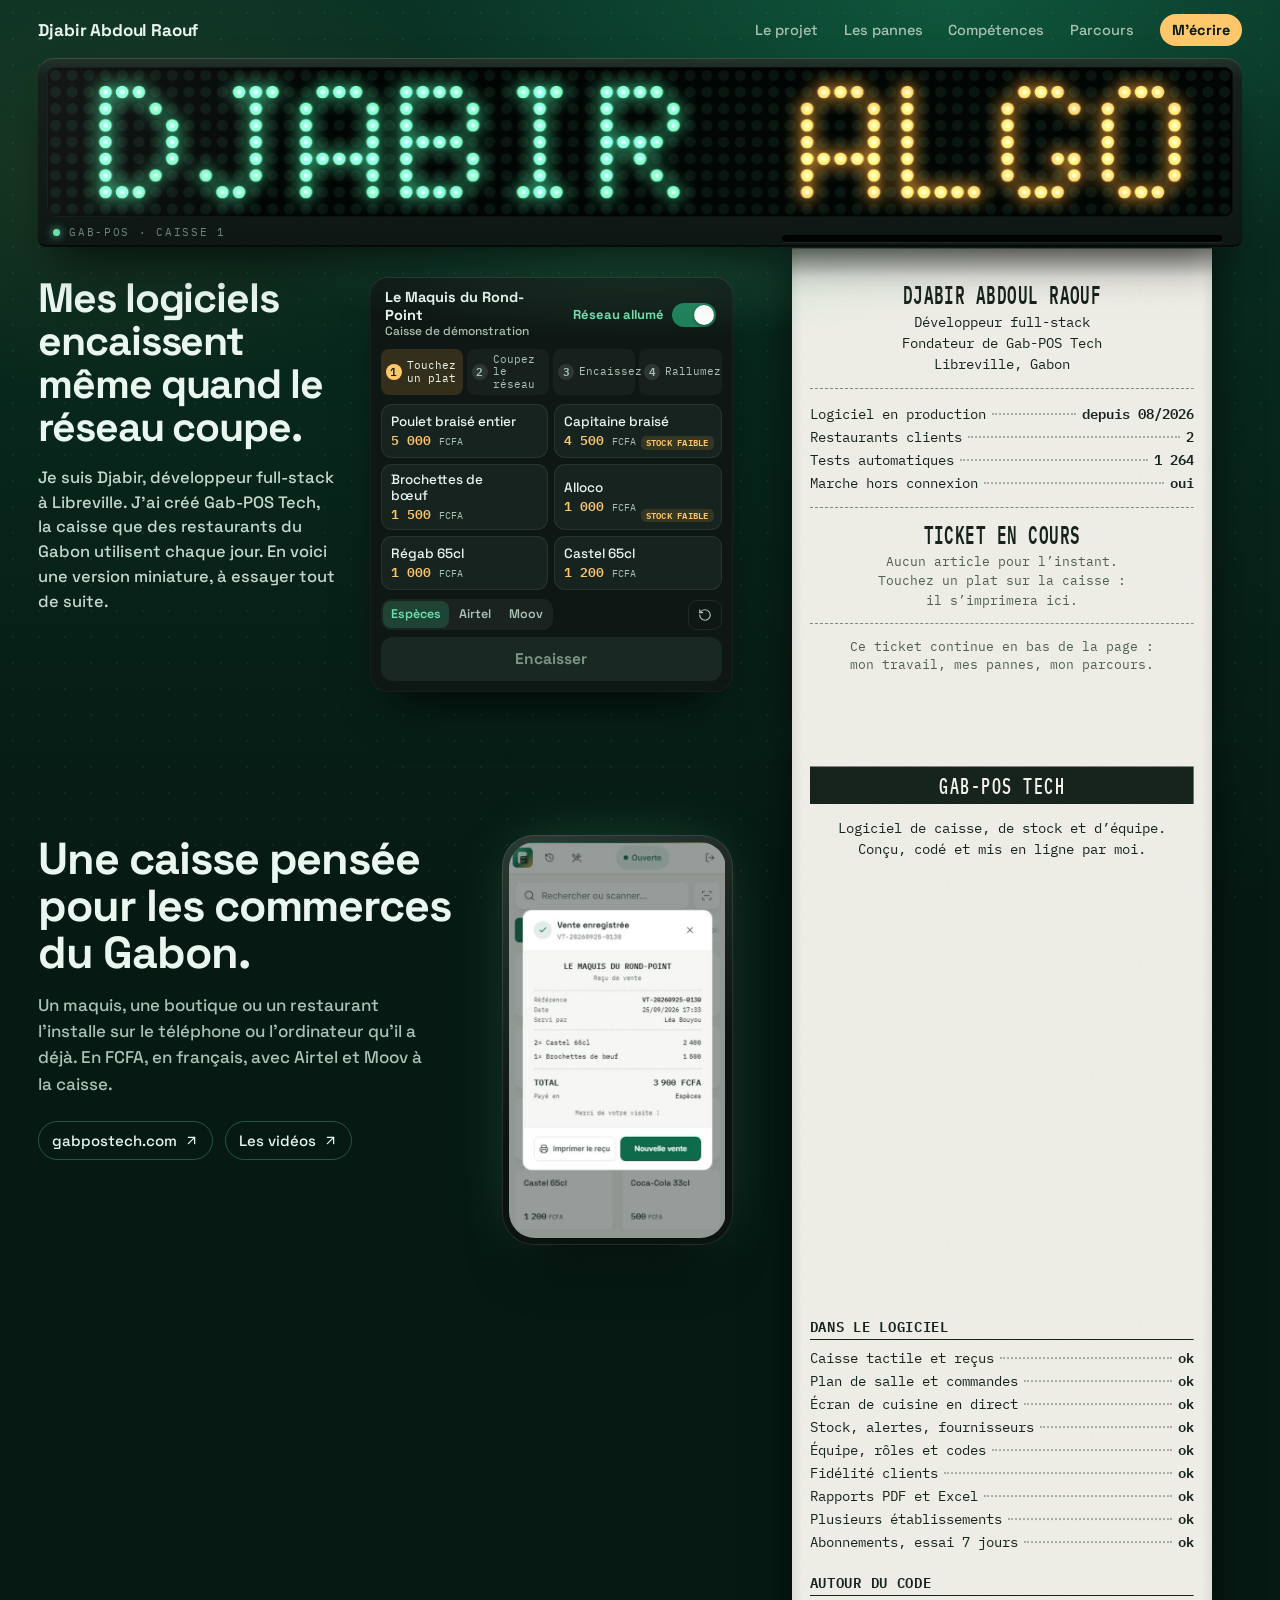
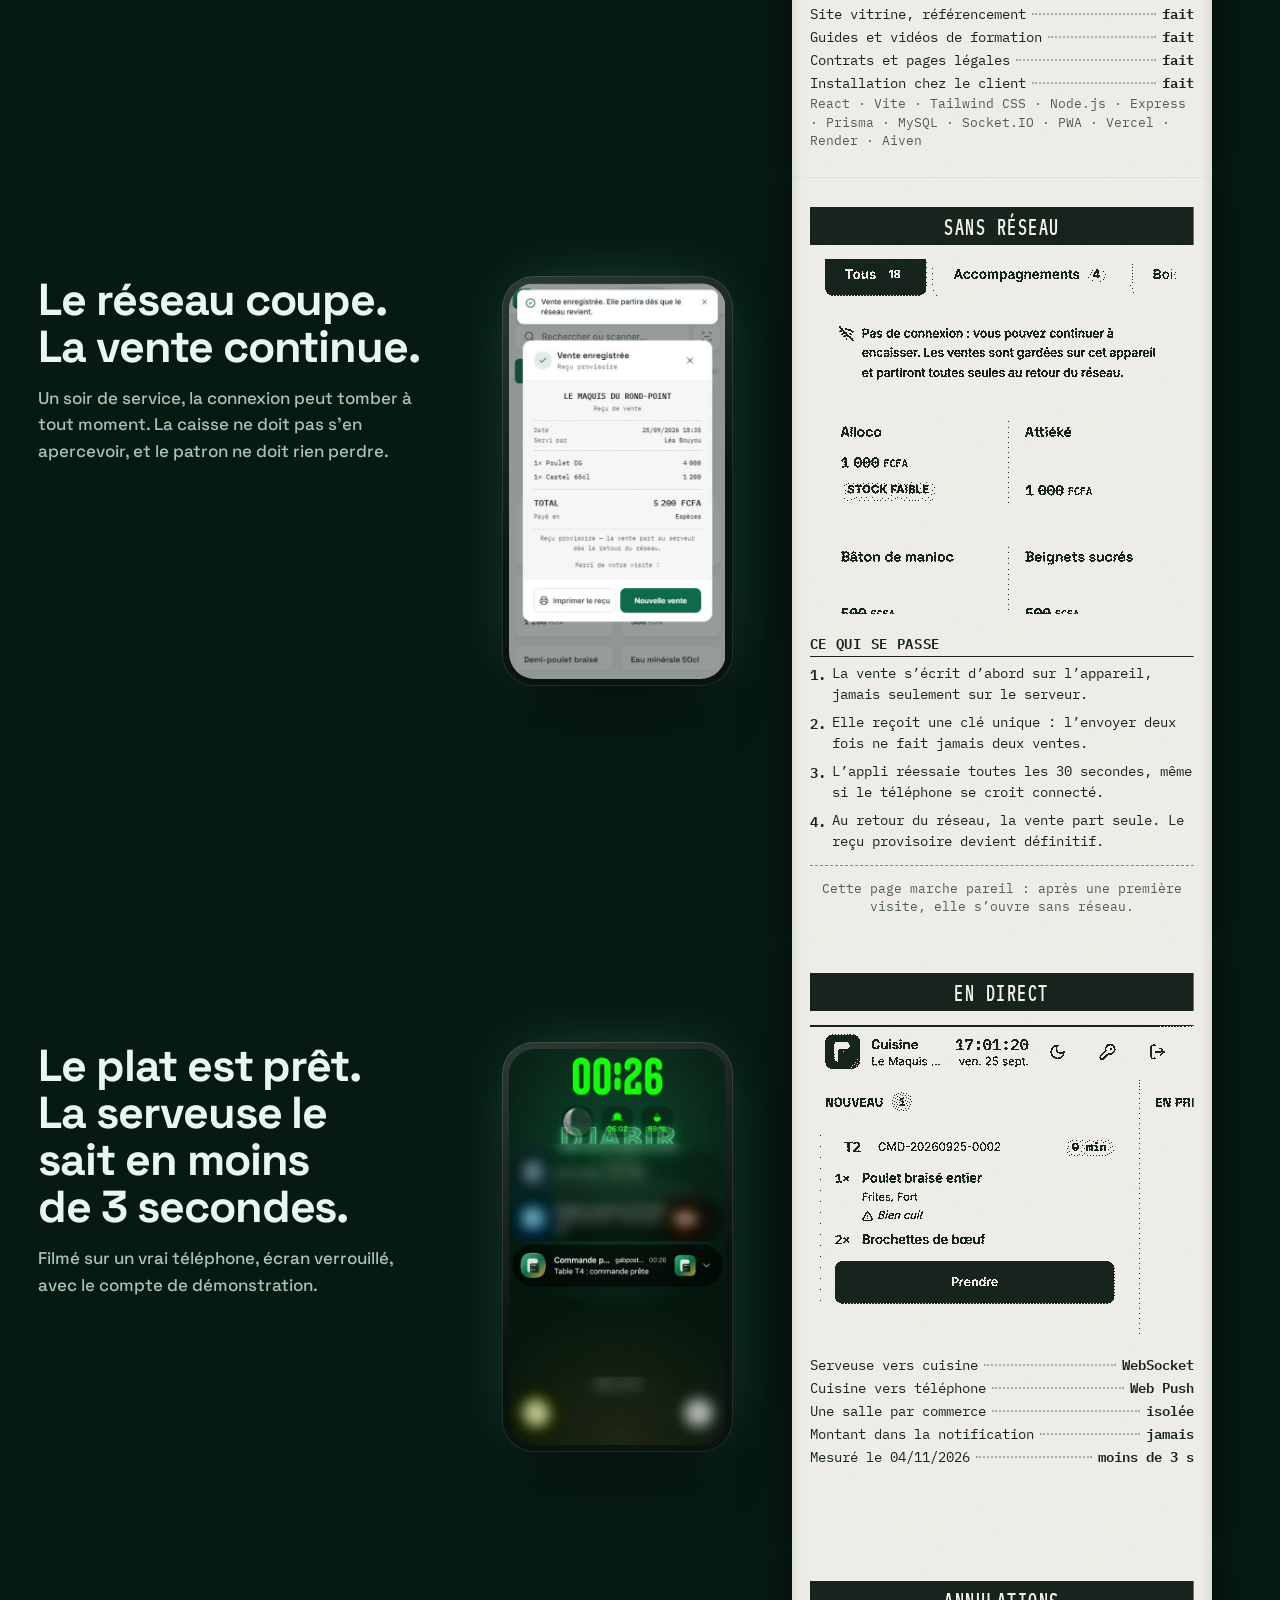
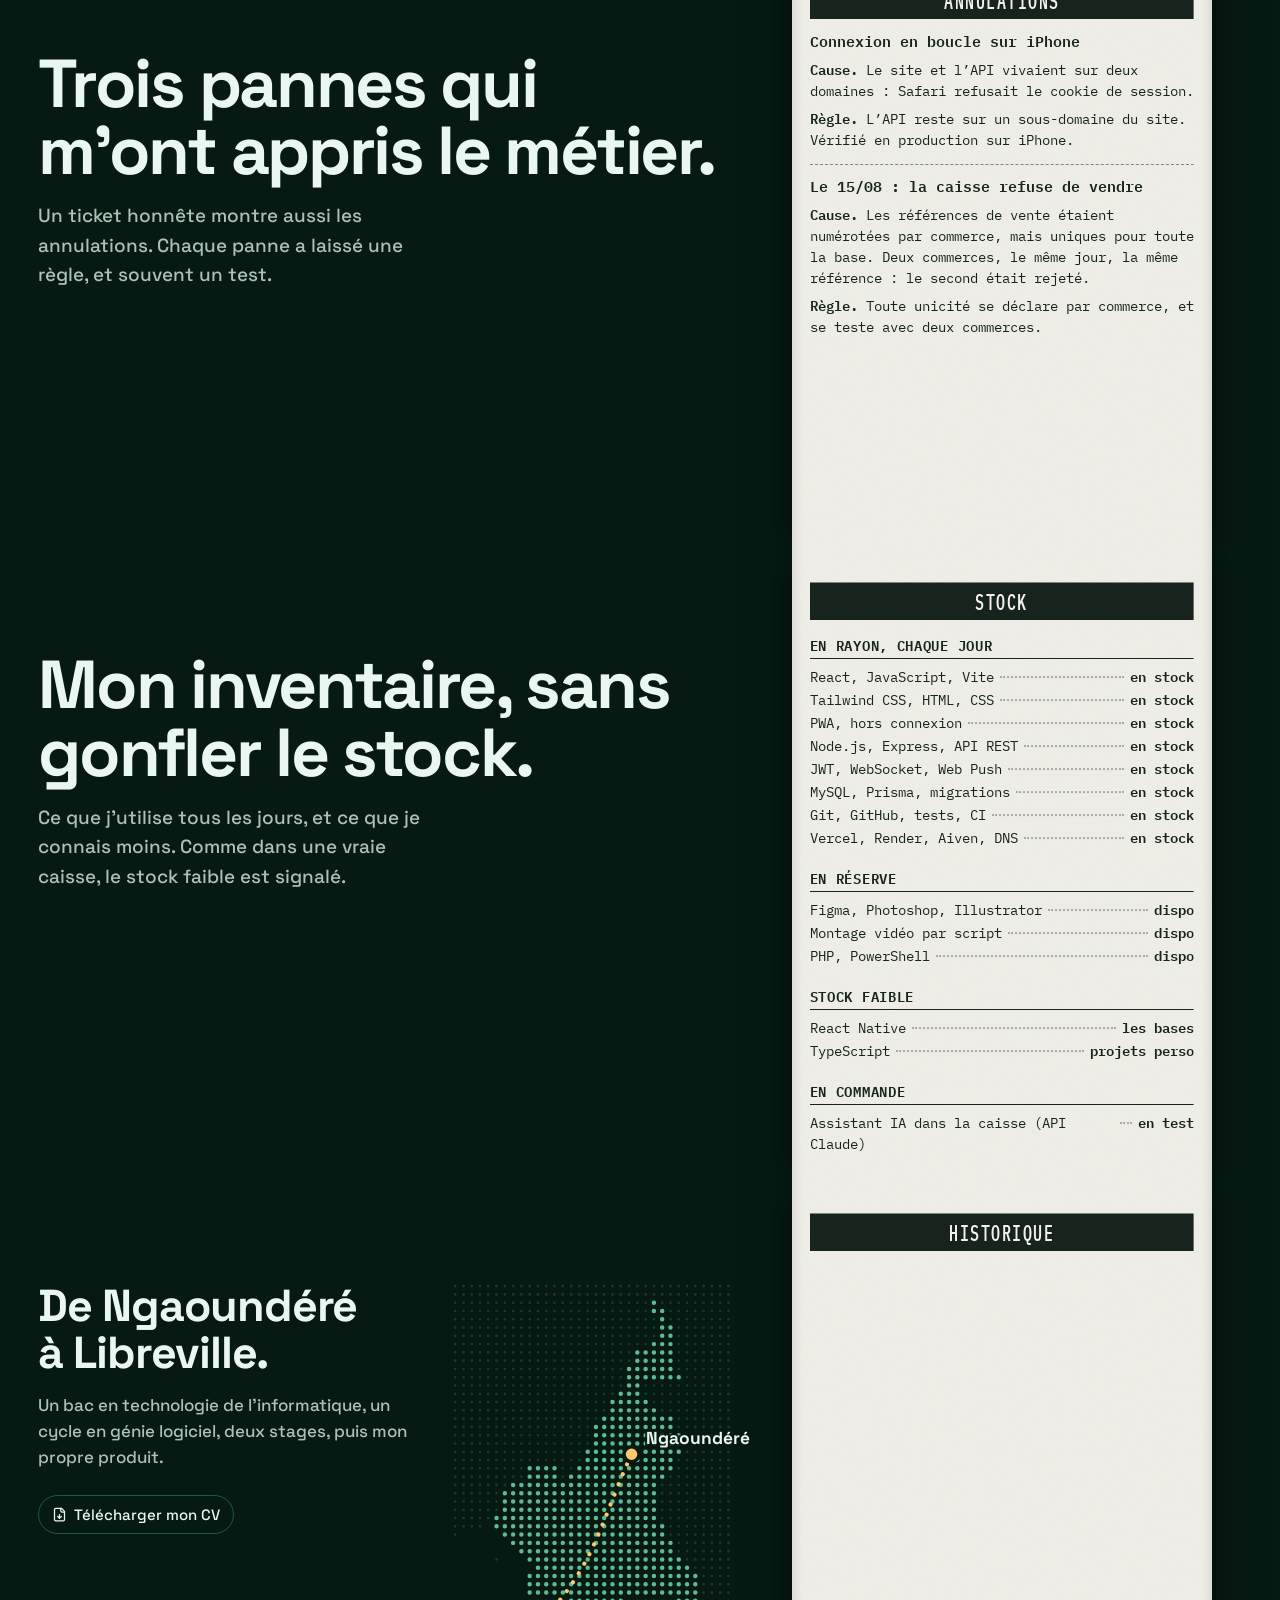
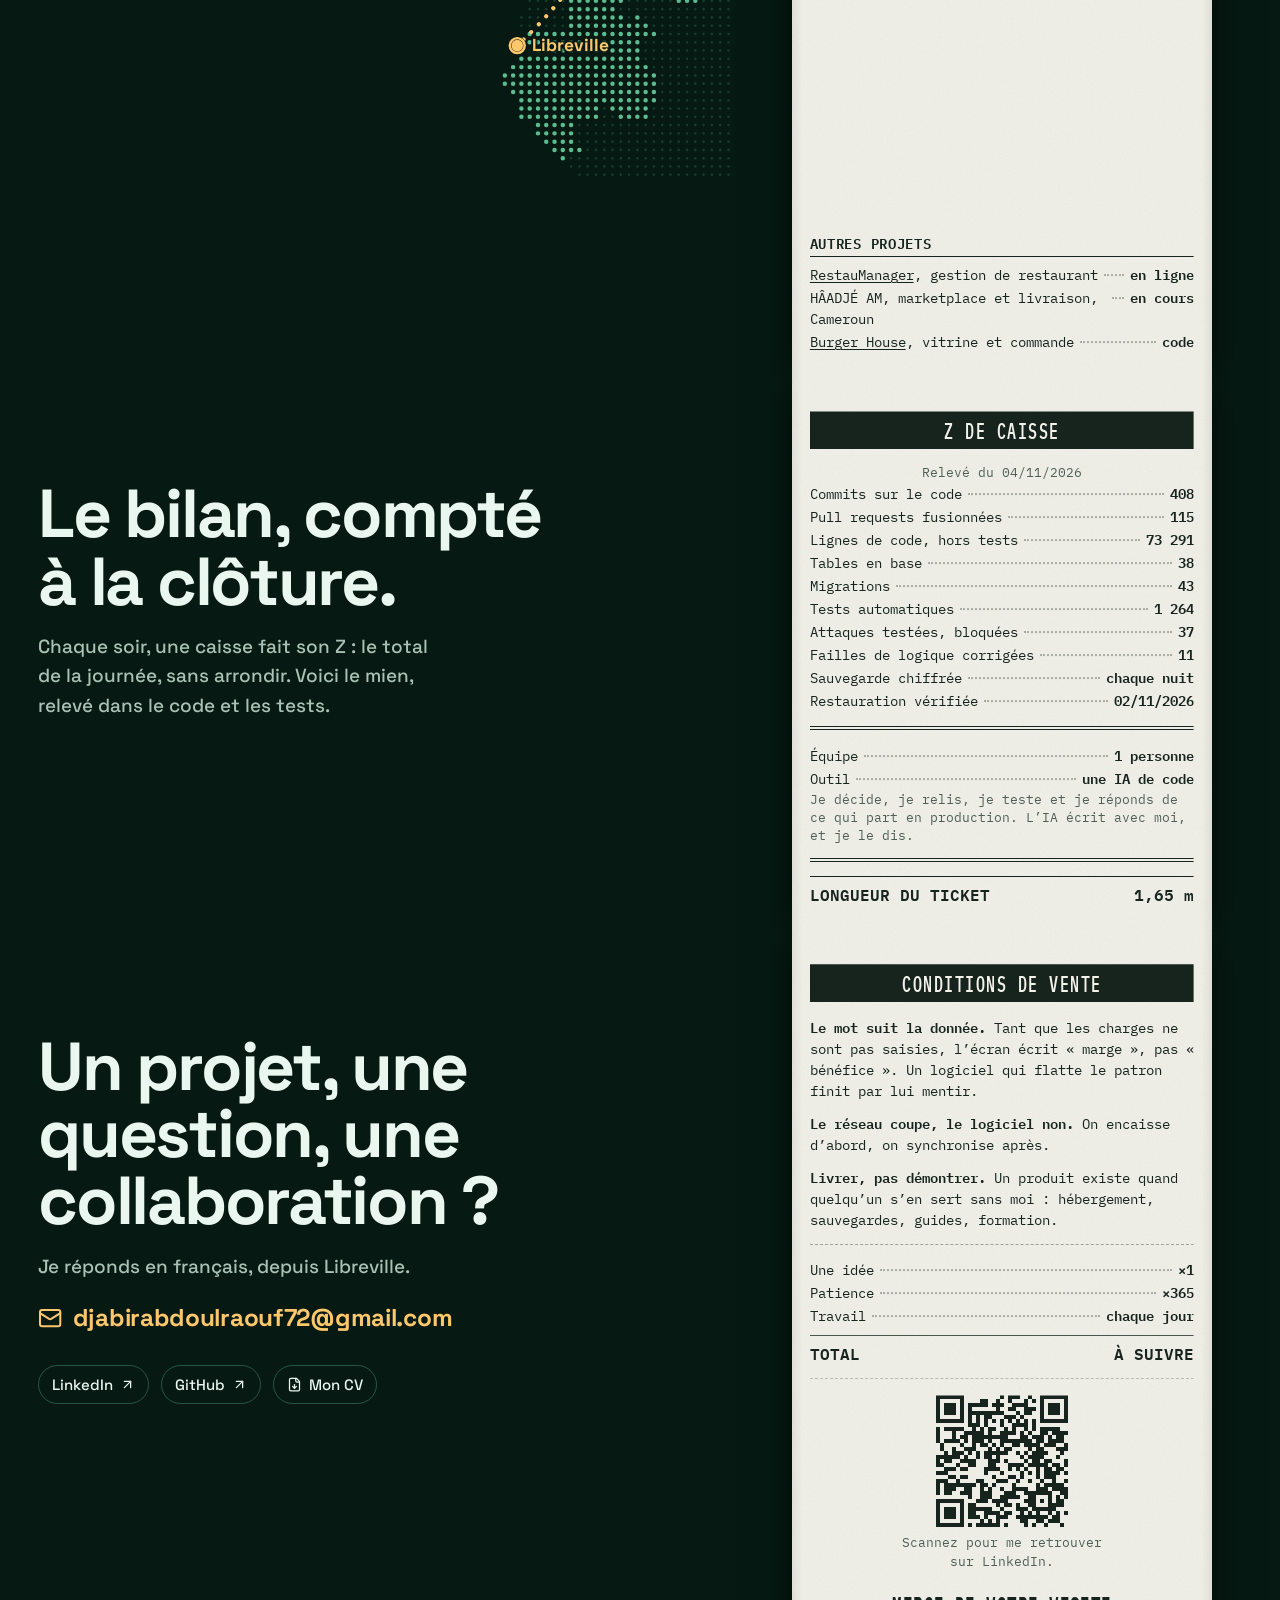
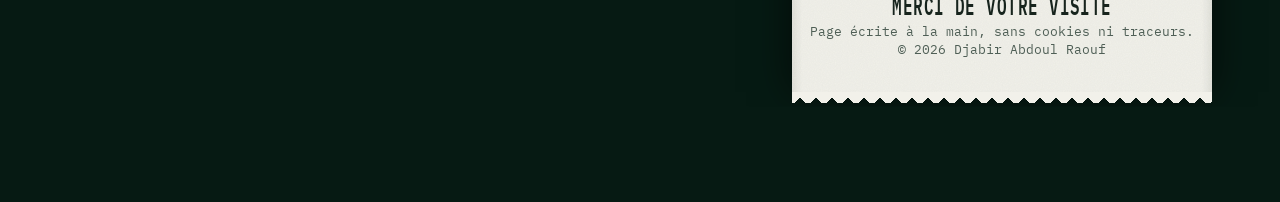
<file: index.html>
<!doctype html>
<html lang="fr">
<head>
<meta charset="utf-8">
<meta name="viewport" content="width=device-width, initial-scale=1, viewport-fit=cover">
<title>Djabir Abdoul Raouf, développeur full-stack à Libreville</title>
<meta name="description" content="Développeur full-stack à Libreville, fondateur de Gab-POS Tech : un logiciel de caisse en production au Gabon, qui encaisse même quand le réseau coupe. Essayez-le ici.">
<link rel="canonical" href="https://algo72.github.io/">
<meta name="theme-color" content="#0B3325">
<meta name="color-scheme" content="dark">
<link rel="icon" href="img/favicon.png">
<meta property="og:type" content="profile">
<meta property="og:locale" content="fr_FR">
<meta property="og:url" content="https://algo72.github.io/">
<meta property="og:site_name" content="Djabir Abdoul Raouf">
<meta property="og:title" content="Djabir Abdoul Raouf, développeur full-stack à Libreville">
<meta property="og:description" content="Mes logiciels encaissent même quand le réseau coupe. Une vraie petite caisse à essayer, et tout mon parcours sur un seul ticket.">
<meta property="og:image" content="https://algo72.github.io/img/og.png">
<meta property="og:image:width" content="1200">
<meta property="og:image:height" content="627">
<meta property="og:image:alt" content="Afficheur de caisse lumineux : Djabir Algo, développeur full-stack à Libreville">
<meta name="twitter:card" content="summary_large_image">
<link rel="preload" href="fonts/space-grotesk-500to700-latin.woff2" as="font" type="font/woff2" crossorigin>
<link rel="preload" href="fonts/ibm-plex-mono-400-latin.woff2" as="font" type="font/woff2" crossorigin>
<link rel="stylesheet" href="css/site.css">
<script>document.documentElement.classList.add('js')</script>
<script type="application/ld+json">
{
  "@context": "https://schema.org",
  "@type": "Person",
  "name": "Djabir Abdoul Raouf",
  "alternateName": "Djabir Algo",
  "jobTitle": "Développeur full-stack",
  "url": "https://algo72.github.io/",
  "email": "mailto:djabirabdoulraouf72@gmail.com",
  "address": { "@type": "PostalAddress", "addressLocality": "Libreville", "addressCountry": "GA" },
  "worksFor": { "@type": "Organization", "name": "Gab-POS Tech", "url": "https://gabpostech.com" },
  "sameAs": [
    "https://www.linkedin.com/in/djabir-abdoul-raouf",
    "https://github.com/ALGO72",
    "https://www.youtube.com/@gabpostech"
  ]
}
</script>
</head>
<body>

<a class="evitement" href="#caisse">Aller au contenu</a>

<svg class="sprite" aria-hidden="true" width="0" height="0">
  <symbol id="i-wifi" viewBox="0 0 24 24"><path d="M12 20h.01"/><path d="M2 8.82a15 15 0 0 1 20 0"/><path d="M5 12.859a10 10 0 0 1 14 0"/><path d="M8.5 16.429a5 5 0 0 1 7 0"/></symbol>
  <symbol id="i-wifi-off" viewBox="0 0 24 24"><path d="M12 20h.01"/><path d="M8.5 16.429a5 5 0 0 1 7 0"/><path d="M5 12.859a10 10 0 0 1 5.17-2.69"/><path d="M19 12.859a10 10 0 0 0-2.007-1.523"/><path d="M2 8.82a15 15 0 0 1 4.177-2.643"/><path d="M22 8.82a15 15 0 0 0-11.288-3.764"/><path d="m2 2 20 20"/></symbol>
  <symbol id="i-mail" viewBox="0 0 24 24"><path d="m22 7-8.991 5.727a2 2 0 0 1-2.009 0L2 7"/><rect x="2" y="4" width="20" height="16" rx="2"/></symbol>
  <symbol id="i-cv" viewBox="0 0 24 24"><path d="M15 2H6a2 2 0 0 0-2 2v16a2 2 0 0 0 2 2h12a2 2 0 0 0 2-2V7Z"/><path d="M14 2v4a2 2 0 0 0 2 2h4"/><path d="M12 18v-6"/><path d="m9 15 3 3 3-3"/></symbol>
  <symbol id="i-sortie" viewBox="0 0 24 24"><path d="M7 7h10v10"/><path d="M7 17 17 7"/></symbol>
  <symbol id="i-ok" viewBox="0 0 24 24"><path d="M20 6 9 17l-5-5"/></symbol>
  <symbol id="i-vider" viewBox="0 0 24 24"><path d="M3 12a9 9 0 1 0 9-9 9.75 9.75 0 0 0-6.74 2.74L3 8"/><path d="M3 3v5h5"/></symbol>
  <symbol id="i-lecture" viewBox="0 0 24 24"><polygon points="6 3 20 12 6 21 6 3"/></symbol>
</svg>

<header class="barre">
  <a class="barre-nom" href="#caisse">Djabir Abdoul Raouf</a>
  <nav class="barre-liens" aria-label="Sections de la page">
    <a href="#projet">Le projet</a>
    <a href="#pannes">Les pannes</a>
    <a href="#competences">Compétences</a>
    <a href="#parcours">Parcours</a>
    <a class="barre-contact" href="#contact">M’écrire</a>
  </nav>
</header>

<div class="socle">
  <div class="machine">
    <div class="vitre">
      <canvas id="afficheur" role="img" aria-label="Afficheur lumineux de caisse : Djabir Algo, développeur full-stack à Libreville."></canvas>
    </div>
    <div class="machine-pied">
      <span class="voyant" aria-hidden="true"></span>
      <span class="machine-texte">GAB-POS · CAISSE 1</span>
      <span class="fente" aria-hidden="true"></span>
    </div>
  </div>
</div>

<main class="ruban">

  <!-- ─────────── La caisse ─────────── -->
  <section class="rang rang-accueil" id="caisse">
    <div class="scene">
      <div class="accueil">
        <div class="accueil-texte">
          <h1>Mes logiciels encaissent même quand le réseau coupe.</h1>
          <p class="chapeau">Je suis Djabir, développeur full-stack à Libreville. J’ai créé Gab-POS Tech, la caisse que des restaurants du Gabon utilisent chaque jour. En voici une version miniature, à essayer tout de suite.</p>
        </div>

        <div class="terminal" id="terminal">
          <div class="term-tete">
            <div>
              <p class="term-nom">Le Maquis du Rond-Point</p>
              <p class="term-sous" id="term-sous">Caisse de démonstration</p>
            </div>
            <button class="interrupteur" id="reseau" type="button" role="switch" aria-checked="true" aria-label="Réseau">
              <span class="int-texte" id="etat-reseau">Réseau allumé</span>
              <span class="int-piste"><span class="int-bouton"></span></span>
            </button>
          </div>

          <ol class="etapes" aria-label="Quatre gestes à essayer">
            <li data-etape="plat"><span>1</span>Touchez un plat</li>
            <li data-etape="coupe"><span>2</span>Coupez le réseau</li>
            <li data-etape="vente"><span>3</span>Encaissez</li>
            <li data-etape="retour"><span>4</span>Rallumez</li>
          </ol>

          <p class="term-alerte" id="alerte" hidden>Pas de connexion : vous pouvez continuer à encaisser. Les ventes sont gardées sur cet appareil et partiront toutes seules au retour du réseau.</p>

          <div class="produits" id="produits"></div>
          <noscript><p class="term-alerte">La caisse de démonstration a besoin de JavaScript. Le reste de la page se lit sans.</p></noscript>

          <div class="term-bas">
            <div class="term-commandes">
              <div class="modes" role="radiogroup" aria-label="Mode de paiement">
                <label><input type="radio" name="mode" value="Espèces" checked><span>Espèces</span></label>
                <label><input type="radio" name="mode" value="Airtel Money"><span>Airtel</span></label>
                <label><input type="radio" name="mode" value="Moov Money"><span>Moov</span></label>
              </div>
              <button class="vider" id="vider" type="button" aria-label="Tout remettre à zéro" title="Tout remettre à zéro"><svg class="ico"><use href="#i-vider"/></svg></button>
            </div>
            <button class="encaisser" id="encaisser" type="button" disabled>Encaisser</button>
          </div>

          <ol class="journal" id="journal" aria-live="polite" aria-label="Journal de la caisse"></ol>
          <p class="term-fin">Rien de perdu, rien en double. C’est ce que fait Gab-POS Tech en plein service. <a href="#projet">Voir le vrai logiciel</a></p>
        </div>
      </div>
    </div>

    <div class="papier papier-tete">
      <div class="imp">
        <p class="double c">DJABIR ABDOUL RAOUF</p>
        <p class="c">Développeur full-stack<br>Fondateur de Gab-POS Tech<br>Libreville, Gabon</p>
      </div>
      <hr class="tirets imp">
      <ul class="lignes imp">
        <li><span>Logiciel en production</span><i></i><b>depuis 08/2026</b></li>
        <li><span>Restaurants clients</span><i></i><b data-v="clients">2</b></li>
        <li><span>Tests automatiques</span><i></i><b data-v="tests">1 264</b></li>
        <li><span>Marche hors connexion</span><i></i><b>oui</b></li>
      </ul>
      <hr class="tirets imp">
      <div id="ticket-ventes"></div>
      <div id="ticket-panier" class="imp">
        <p class="double c">TICKET EN COURS</p>
        <p class="c vide" id="ticket-vide">Aucun article pour l’instant.<br>Touchez un plat sur la caisse :<br>il s’imprimera ici.</p>
        <ul class="vente-lignes" id="ticket-lignes"></ul>
        <p class="recu-total" id="ticket-total" hidden><span>TOTAL</span><span id="ticket-somme"></span></p>
      </div>
      <hr class="tirets imp">
      <p class="c petit imp">Ce ticket continue en bas de la page :<br>mon travail, mes pannes, mon parcours.</p>
    </div>
  </section>

  <!-- ─────────── Le projet ─────────── -->
  <section class="rang" id="projet">
    <div class="scene">
      <div class="scene-colle">
        <div>
          <h2>Une caisse pensée pour les commerces du Gabon.</h2>
          <p>Un maquis, une boutique ou un restaurant l’installe sur le téléphone ou l’ordinateur qu’il a déjà. En FCFA, en français, avec Airtel et Moov à la caisse.</p>
          <p class="scene-liens">
            <a href="https://gabpostech.com" target="_blank" rel="noopener">gabpostech.com<svg class="ico"><use href="#i-sortie"/></svg></a>
            <a href="https://www.youtube.com/@gabpostech" target="_blank" rel="noopener">Les vidéos<svg class="ico"><use href="#i-sortie"/></svg></a>
          </p>
        </div>
        <figure class="tel">
          <video muted loop playsinline preload="none" data-poster="img/poster-vente.jpg" data-src="video/vente.mp4" aria-label="Vidéo : une vente encaissée sur Gab-POS Tech, avec le reçu."></video>
        </figure>
      </div>
    </div>
    <div class="papier">
      <p class="inverse imp"><span>GAB-POS TECH</span></p>
      <p class="c imp">Logiciel de caisse, de stock et d’équipe.<br>Conçu, codé et mis en ligne par moi.</p>
      <figure class="tirage imp" data-video="video/vente.mp4" data-poster="img/poster-vente.jpg" data-legende="Une vente, filmée sur l’appli.">
        <picture>
          <source media="(max-width: 420px)" srcset="img/tirage-caisse-288.png" width="288" height="317">
          <img src="img/tirage-caisse-384.png" width="384" height="423" alt="Écran de caisse de Gab-POS Tech, imprimé en noir et blanc comme sur un ticket : les plats et leurs prix en FCFA.">
        </picture>
        <button class="tirage-voir" type="button"><svg class="ico"><use href="#i-lecture"/></svg>Voir en vrai</button>
      </figure>
      <p class="titre-bloc imp">DANS LE LOGICIEL</p>
      <ul class="lignes imp">
        <li><span>Caisse tactile et reçus</span><i></i><b>ok</b></li>
        <li><span>Plan de salle et commandes</span><i></i><b>ok</b></li>
        <li><span>Écran de cuisine en direct</span><i></i><b>ok</b></li>
        <li><span>Stock, alertes, fournisseurs</span><i></i><b>ok</b></li>
        <li><span>Équipe, rôles et codes</span><i></i><b>ok</b></li>
        <li><span>Fidélité clients</span><i></i><b>ok</b></li>
        <li><span>Rapports PDF et Excel</span><i></i><b>ok</b></li>
        <li><span>Plusieurs établissements</span><i></i><b>ok</b></li>
        <li><span>Abonnements, essai 7 jours</span><i></i><b>ok</b></li>
      </ul>
      <p class="titre-bloc imp">AUTOUR DU CODE</p>
      <ul class="lignes imp">
        <li><span>Site vitrine, référencement</span><i></i><b>fait</b></li>
        <li><span>Guides et vidéos de formation</span><i></i><b>fait</b></li>
        <li><span>Contrats et pages légales</span><i></i><b>fait</b></li>
        <li><span>Installation chez le client</span><i></i><b>fait</b></li>
      </ul>
      <p class="petit imp">React · Vite · Tailwind CSS · Node.js · Express · Prisma · MySQL · Socket.IO · PWA · Vercel · Render · Aiven</p>
    </div>
  </section>

  <!-- ─────────── Hors connexion ─────────── -->
  <section class="rang" id="hors-connexion">
    <div class="scene">
      <div class="scene-colle">
        <div>
          <h2>Le réseau coupe. La vente continue.</h2>
          <p>Un soir de service, la connexion peut tomber à tout moment. La caisse ne doit pas s’en apercevoir, et le patron ne doit rien perdre.</p>
        </div>
        <figure class="tel">
          <video muted loop playsinline preload="none" data-poster="img/poster-coupure.jpg" data-src="video/coupure.mp4" aria-label="Vidéo : le réseau est coupé, la vente est encaissée, puis elle remonte au retour du réseau."></video>
        </figure>
      </div>
    </div>
    <div class="papier">
      <p class="inverse imp"><span>SANS RÉSEAU</span></p>
      <figure class="tirage imp" data-video="video/coupure.mp4" data-poster="img/poster-coupure.jpg" data-legende="Une vente faite sans réseau, filmée sur l’appli.">
        <picture>
          <source media="(max-width: 420px)" srcset="img/tirage-horsligne-288.png" width="288" height="266">
          <img src="img/tirage-horsligne-384.png" width="384" height="355" alt="Écran de Gab-POS Tech sans connexion, imprimé en noir et blanc : le message dit que les ventes sont gardées sur l’appareil.">
        </picture>
        <button class="tirage-voir" type="button"><svg class="ico"><use href="#i-lecture"/></svg>Voir en vrai</button>
      </figure>
      <p class="titre-bloc imp">CE QUI SE PASSE</p>
      <ol class="suite imp">
        <li>La vente s’écrit d’abord sur l’appareil, jamais seulement sur le serveur.</li>
        <li>Elle reçoit une clé unique : l’envoyer deux fois ne fait jamais deux ventes.</li>
        <li>L’appli réessaie toutes les 30 secondes, même si le téléphone se croit connecté.</li>
        <li>Au retour du réseau, la vente part seule. Le reçu provisoire devient définitif.</li>
      </ol>
      <hr class="tirets imp">
      <p class="c petit imp">Cette page marche pareil : après une première visite, elle s’ouvre sans réseau.</p>
    </div>
  </section>

  <!-- ─────────── Temps réel ─────────── -->
  <section class="rang" id="temps-reel">
    <div class="scene">
      <div class="scene-colle">
        <div>
          <h2>Le plat est prêt. La serveuse le sait en moins de 3 secondes.</h2>
          <p>Filmé sur un vrai téléphone, écran verrouillé, avec le compte de démonstration.</p>
        </div>
        <figure class="tel">
          <video muted loop playsinline preload="none" data-poster="img/poster-notification.jpg" data-src="video/notification.mp4" aria-label="Vidéo : la cuisine marque la commande prête, la notification arrive sur le téléphone verrouillé."></video>
        </figure>
      </div>
    </div>
    <div class="papier">
      <p class="inverse imp"><span>EN DIRECT</span></p>
      <figure class="tirage imp" data-video="video/notification.mp4" data-poster="img/poster-notification.jpg" data-legende="La notification, filmée sur un vrai téléphone.">
        <picture>
          <source media="(max-width: 420px)" srcset="img/tirage-cuisine-288.png" width="288" height="235">
          <img src="img/tirage-cuisine-384.png" width="384" height="314" alt="Écran de cuisine de Gab-POS Tech, imprimé en noir et blanc : une commande pour la table T2 et son bouton Prendre.">
        </picture>
        <button class="tirage-voir" type="button"><svg class="ico"><use href="#i-lecture"/></svg>Voir en vrai</button>
      </figure>
      <ul class="lignes imp">
        <li><span>Serveuse vers cuisine</span><i></i><b>WebSocket</b></li>
        <li><span>Cuisine vers téléphone</span><i></i><b>Web Push</b></li>
        <li><span>Une salle par commerce</span><i></i><b>isolée</b></li>
        <li><span>Montant dans la notification</span><i></i><b>jamais</b></li>
        <li><span>Mesuré le 04/11/2026</span><i></i><b>moins de 3 s</b></li>
      </ul>
    </div>
  </section>

  <!-- ─────────── Les pannes ─────────── -->
  <section class="rang" id="pannes">
    <div class="scene">
      <div class="scene-colle scene-solo">
        <div>
          <h2>Trois pannes qui m’ont appris le métier.</h2>
          <p>Un ticket honnête montre aussi les annulations. Chaque panne a laissé une règle, et souvent un test.</p>
        </div>
      </div>
    </div>
    <div class="papier">
      <p class="inverse imp"><span>ANNULATIONS</span></p>
      <article class="panne imp">
        <h3>Connexion en boucle sur iPhone</h3>
        <p><b>Cause.</b> Le site et l’API vivaient sur deux domaines : Safari refusait le cookie de session.</p>
        <p><b>Règle.</b> L’API reste sur un sous-domaine du site. Vérifié en production sur iPhone.</p>
      </article>
      <hr class="tirets imp">
      <article class="panne imp">
        <h3>Le 15/08 : la caisse refuse de vendre</h3>
        <p><b>Cause.</b> Les références de vente étaient numérotées par commerce, mais uniques pour toute la base. Deux commerces, le même jour, la même référence : le second était rejeté.</p>
        <p><b>Règle.</b> Toute unicité se déclare par commerce, et se teste avec deux commerces.</p>
      </article>
      <hr class="tirets imp">
      <article class="panne imp">
        <h3>« Encaisser » ne répond plus</h3>
        <p><b>Cause.</b> Avec un VPN allumé, le téléphone se croit connecté. La requête ne rate pas : elle reste suspendue, sans erreur.</p>
        <p><b>Règle.</b> Tout envoi a un délai maximum et une clé unique. On peut toujours le relancer sans danger.</p>
      </article>
    </div>
  </section>

  <!-- ─────────── Compétences ─────────── -->
  <section class="rang" id="competences">
    <div class="scene">
      <div class="scene-colle scene-solo">
        <div>
          <h2>Mon inventaire, sans gonfler le stock.</h2>
          <p>Ce que j’utilise tous les jours, et ce que je connais moins. Comme dans une vraie caisse, le stock faible est signalé.</p>
        </div>
      </div>
    </div>
    <div class="papier">
      <p class="inverse imp"><span>STOCK</span></p>
      <p class="titre-bloc imp">EN RAYON, CHAQUE JOUR</p>
      <ul class="lignes imp">
        <li><span>React, JavaScript, Vite</span><i></i><b>en stock</b></li>
        <li><span>Tailwind CSS, HTML, CSS</span><i></i><b>en stock</b></li>
        <li><span>PWA, hors connexion</span><i></i><b>en stock</b></li>
        <li><span>Node.js, Express, API REST</span><i></i><b>en stock</b></li>
        <li><span>JWT, WebSocket, Web Push</span><i></i><b>en stock</b></li>
        <li><span>MySQL, Prisma, migrations</span><i></i><b>en stock</b></li>
        <li><span>Git, GitHub, tests, CI</span><i></i><b>en stock</b></li>
        <li><span>Vercel, Render, Aiven, DNS</span><i></i><b>en stock</b></li>
      </ul>
      <p class="titre-bloc imp">EN RÉSERVE</p>
      <ul class="lignes imp">
        <li><span>Figma, Photoshop, Illustrator</span><i></i><b>dispo</b></li>
        <li><span>Montage vidéo par script</span><i></i><b>dispo</b></li>
        <li><span>PHP, PowerShell</span><i></i><b>dispo</b></li>
      </ul>
      <p class="titre-bloc imp">STOCK FAIBLE</p>
      <ul class="lignes imp">
        <li><span>React Native</span><i></i><b>les bases</b></li>
        <li><span>TypeScript</span><i></i><b>projets perso</b></li>
      </ul>
      <p class="titre-bloc imp">EN COMMANDE</p>
      <ul class="lignes imp">
        <li><span>Assistant IA dans la caisse (API Claude)</span><i></i><b>en test</b></li>
      </ul>
    </div>
  </section>

  <!-- ─────────── Parcours ─────────── -->
  <section class="rang" id="parcours">
    <div class="scene">
      <div class="scene-colle">
        <div>
          <h2>De Ngaoundéré à Libreville.</h2>
          <p>Un bac en technologie de l’informatique, un cycle en génie logiciel, deux stages, puis mon propre produit.</p>
          <p class="scene-liens">
            <a href="cv/Djabir-Abdoul-Raouf-CV.pdf"><svg class="ico"><use href="#i-cv"/></svg>Télécharger mon CV</a>
          </p>
        </div>
        <svg class="carte" viewBox="0 0 340 600" role="img" aria-label="Carte du Cameroun et du Gabon en points lumineux, avec le trajet de Ngaoundéré à Libreville.">
            <path class="carte-voisins" d="M5 5h0M15 5h0M25 5h0M35 5h0M45 5h0M55 5h0M65 5h0M75 5h0M85 5h0M95 5h0M105 5h0M115 5h0M125 5h0M135 5h0M145 5h0M155 5h0M165 5h0M175 5h0M185 5h0M195 5h0M205 5h0M215 5h0M225 5h0M235 5h0M245 5h0M255 5h0M265 5h0M275 5h0M285 5h0M295 5h0M305 5h0M315 5h0M325 5h0M335 5h0M5 15h0M15 15h0M25 15h0M35 15h0M45 15h0M55 15h0M65 15h0M75 15h0M85 15h0M95 15h0M105 15h0M115 15h0M125 15h0M135 15h0M145 15h0M155 15h0M165 15h0M175 15h0M185 15h0M195 15h0M205 15h0M215 15h0M225 15h0M235 15h0M245 15h0M255 15h0M265 15h0M275 15h0M285 15h0M295 15h0M305 15h0M315 15h0M325 15h0M335 15h0M5 25h0M15 25h0M25 25h0M35 25h0M45 25h0M55 25h0M65 25h0M75 25h0M85 25h0M95 25h0M105 25h0M115 25h0M125 25h0M135 25h0M145 25h0M155 25h0M165 25h0M175 25h0M185 25h0M195 25h0M205 25h0M215 25h0M225 25h0M235 25h0M255 25h0M265 25h0M275 25h0M285 25h0M295 25h0M305 25h0M315 25h0M325 25h0M335 25h0M5 35h0M15 35h0M25 35h0M35 35h0M45 35h0M55 35h0M65 35h0M75 35h0M85 35h0M95 35h0M105 35h0M115 35h0M125 35h0M135 35h0M145 35h0M155 35h0M165 35h0M175 35h0M185 35h0M195 35h0M205 35h0M215 35h0M225 35h0M235 35h0M265 35h0M275 35h0M285 35h0M295 35h0M305 35h0M315 35h0M325 35h0M335 35h0M5 45h0M15 45h0M25 45h0M35 45h0M45 45h0M55 45h0M65 45h0M75 45h0M85 45h0M95 45h0M105 45h0M115 45h0M125 45h0M135 45h0M145 45h0M155 45h0M165 45h0M175 45h0M185 45h0M195 45h0M205 45h0M215 45h0M225 45h0M235 45h0M245 45h0M265 45h0M275 45h0M285 45h0M295 45h0M305 45h0M315 45h0M325 45h0M335 45h0M5 55h0M15 55h0M25 55h0M35 55h0M45 55h0M55 55h0M65 55h0M75 55h0M85 55h0M95 55h0M105 55h0M115 55h0M125 55h0M135 55h0M145 55h0M155 55h0M165 55h0M175 55h0M185 55h0M195 55h0M205 55h0M215 55h0M225 55h0M235 55h0M245 55h0M275 55h0M285 55h0M295 55h0M305 55h0M315 55h0M325 55h0M335 55h0M5 65h0M15 65h0M25 65h0M35 65h0M45 65h0M55 65h0M65 65h0M75 65h0M85 65h0M95 65h0M105 65h0M115 65h0M125 65h0M135 65h0M145 65h0M155 65h0M165 65h0M175 65h0M185 65h0M195 65h0M205 65h0M215 65h0M225 65h0M235 65h0M245 65h0M275 65h0M285 65h0M295 65h0M305 65h0M315 65h0M325 65h0M335 65h0M5 75h0M15 75h0M25 75h0M35 75h0M45 75h0M55 75h0M65 75h0M75 75h0M85 75h0M95 75h0M105 75h0M115 75h0M125 75h0M135 75h0M145 75h0M155 75h0M165 75h0M175 75h0M185 75h0M195 75h0M205 75h0M215 75h0M225 75h0M235 75h0M275 75h0M285 75h0M295 75h0M305 75h0M315 75h0M325 75h0M335 75h0M5 85h0M15 85h0M25 85h0M35 85h0M45 85h0M55 85h0M65 85h0M75 85h0M85 85h0M95 85h0M105 85h0M115 85h0M125 85h0M135 85h0M145 85h0M155 85h0M165 85h0M175 85h0M185 85h0M195 85h0M205 85h0M215 85h0M275 85h0M285 85h0M295 85h0M305 85h0M315 85h0M325 85h0M335 85h0M5 95h0M15 95h0M25 95h0M35 95h0M45 95h0M55 95h0M65 95h0M75 95h0M85 95h0M95 95h0M105 95h0M115 95h0M125 95h0M135 95h0M145 95h0M155 95h0M165 95h0M175 95h0M185 95h0M195 95h0M205 95h0M215 95h0M275 95h0M285 95h0M295 95h0M305 95h0M315 95h0M325 95h0M335 95h0M5 105h0M15 105h0M25 105h0M35 105h0M45 105h0M55 105h0M65 105h0M75 105h0M85 105h0M95 105h0M105 105h0M115 105h0M125 105h0M135 105h0M145 105h0M155 105h0M165 105h0M175 105h0M185 105h0M195 105h0M205 105h0M275 105h0M285 105h0M295 105h0M305 105h0M315 105h0M325 105h0M335 105h0M5 115h0M15 115h0M25 115h0M35 115h0M45 115h0M55 115h0M65 115h0M75 115h0M85 115h0M95 115h0M105 115h0M115 115h0M125 115h0M135 115h0M145 115h0M155 115h0M165 115h0M175 115h0M185 115h0M195 115h0M205 115h0M285 115h0M295 115h0M305 115h0M315 115h0M325 115h0M335 115h0M5 125h0M15 125h0M25 125h0M35 125h0M45 125h0M55 125h0M65 125h0M75 125h0M85 125h0M95 125h0M105 125h0M115 125h0M125 125h0M135 125h0M145 125h0M155 125h0M165 125h0M175 125h0M185 125h0M195 125h0M205 125h0M235 125h0M245 125h0M255 125h0M265 125h0M275 125h0M285 125h0M295 125h0M305 125h0M315 125h0M325 125h0M335 125h0M5 135h0M15 135h0M25 135h0M35 135h0M45 135h0M55 135h0M65 135h0M75 135h0M85 135h0M95 135h0M105 135h0M115 135h0M125 135h0M135 135h0M145 135h0M155 135h0M165 135h0M175 135h0M185 135h0M195 135h0M235 135h0M245 135h0M255 135h0M265 135h0M275 135h0M285 135h0M295 135h0M305 135h0M315 135h0M325 135h0M335 135h0M5 145h0M15 145h0M25 145h0M35 145h0M45 145h0M55 145h0M65 145h0M75 145h0M85 145h0M95 145h0M105 145h0M115 145h0M125 145h0M135 145h0M145 145h0M155 145h0M165 145h0M175 145h0M185 145h0M245 145h0M255 145h0M265 145h0M275 145h0M285 145h0M295 145h0M305 145h0M315 145h0M325 145h0M335 145h0M5 155h0M15 155h0M25 155h0M35 155h0M45 155h0M55 155h0M65 155h0M75 155h0M85 155h0M95 155h0M105 155h0M115 155h0M125 155h0M135 155h0M145 155h0M155 155h0M165 155h0M175 155h0M185 155h0M255 155h0M265 155h0M275 155h0M285 155h0M295 155h0M305 155h0M315 155h0M325 155h0M335 155h0M5 165h0M15 165h0M25 165h0M35 165h0M45 165h0M55 165h0M65 165h0M75 165h0M85 165h0M95 165h0M105 165h0M115 165h0M125 165h0M135 165h0M145 165h0M155 165h0M165 165h0M175 165h0M275 165h0M285 165h0M295 165h0M305 165h0M315 165h0M325 165h0M335 165h0M5 175h0M15 175h0M25 175h0M35 175h0M45 175h0M55 175h0M65 175h0M75 175h0M85 175h0M95 175h0M105 175h0M115 175h0M125 175h0M135 175h0M145 175h0M155 175h0M165 175h0M275 175h0M285 175h0M295 175h0M305 175h0M315 175h0M325 175h0M335 175h0M5 185h0M15 185h0M25 185h0M35 185h0M45 185h0M55 185h0M65 185h0M75 185h0M85 185h0M95 185h0M105 185h0M115 185h0M125 185h0M135 185h0M145 185h0M155 185h0M165 185h0M285 185h0M295 185h0M305 185h0M315 185h0M325 185h0M335 185h0M5 195h0M15 195h0M25 195h0M35 195h0M45 195h0M55 195h0M65 195h0M75 195h0M85 195h0M95 195h0M105 195h0M115 195h0M125 195h0M135 195h0M145 195h0M155 195h0M165 195h0M285 195h0M295 195h0M305 195h0M315 195h0M325 195h0M335 195h0M5 205h0M15 205h0M25 205h0M35 205h0M45 205h0M55 205h0M65 205h0M75 205h0M85 205h0M95 205h0M105 205h0M115 205h0M125 205h0M135 205h0M145 205h0M155 205h0M285 205h0M295 205h0M305 205h0M315 205h0M325 205h0M335 205h0M5 215h0M15 215h0M25 215h0M35 215h0M45 215h0M55 215h0M65 215h0M75 215h0M85 215h0M95 215h0M105 215h0M115 215h0M125 215h0M135 215h0M145 215h0M155 215h0M275 215h0M285 215h0M295 215h0M305 215h0M315 215h0M325 215h0M335 215h0M5 225h0M15 225h0M25 225h0M35 225h0M45 225h0M55 225h0M65 225h0M75 225h0M85 225h0M135 225h0M145 225h0M275 225h0M285 225h0M295 225h0M305 225h0M315 225h0M325 225h0M335 225h0M5 235h0M15 235h0M25 235h0M35 235h0M45 235h0M55 235h0M65 235h0M75 235h0M85 235h0M135 235h0M265 235h0M275 235h0M285 235h0M295 235h0M305 235h0M315 235h0M325 235h0M335 235h0M5 245h0M15 245h0M25 245h0M35 245h0M45 245h0M55 245h0M65 245h0M255 245h0M265 245h0M275 245h0M285 245h0M295 245h0M305 245h0M315 245h0M325 245h0M335 245h0M5 255h0M15 255h0M25 255h0M35 255h0M45 255h0M55 255h0M255 255h0M265 255h0M275 255h0M285 255h0M295 255h0M305 255h0M315 255h0M325 255h0M335 255h0M5 265h0M15 265h0M25 265h0M35 265h0M45 265h0M55 265h0M255 265h0M265 265h0M275 265h0M285 265h0M295 265h0M305 265h0M315 265h0M325 265h0M335 265h0M5 275h0M15 275h0M25 275h0M35 275h0M45 275h0M55 275h0M255 275h0M265 275h0M275 275h0M285 275h0M295 275h0M305 275h0M315 275h0M325 275h0M335 275h0M5 285h0M15 285h0M25 285h0M35 285h0M45 285h0M255 285h0M265 285h0M275 285h0M285 285h0M295 285h0M305 285h0M315 285h0M325 285h0M335 285h0M5 295h0M15 295h0M25 295h0M35 295h0M265 295h0M275 295h0M285 295h0M295 295h0M305 295h0M315 295h0M325 295h0M335 295h0M5 305h0M265 305h0M275 305h0M285 305h0M295 305h0M305 305h0M315 305h0M325 305h0M335 305h0M275 315h0M285 315h0M295 315h0M305 315h0M315 315h0M325 315h0M335 315h0M275 325h0M285 325h0M295 325h0M305 325h0M315 325h0M325 325h0M335 325h0M55 335h0M285 335h0M295 335h0M305 335h0M315 335h0M325 335h0M335 335h0M295 345h0M305 345h0M315 345h0M325 345h0M335 345h0M305 355h0M315 355h0M325 355h0M335 355h0M305 365h0M315 365h0M325 365h0M335 365h0M305 375h0M315 375h0M325 375h0M335 375h0M95 385h0M105 385h0M115 385h0M125 385h0M135 385h0M215 385h0M225 385h0M235 385h0M245 385h0M255 385h0M265 385h0M305 385h0M315 385h0M325 385h0M335 385h0M95 395h0M105 395h0M115 395h0M125 395h0M135 395h0M205 395h0M215 395h0M225 395h0M235 395h0M245 395h0M255 395h0M265 395h0M275 395h0M285 395h0M295 395h0M305 395h0M315 395h0M325 395h0M335 395h0M85 405h0M95 405h0M105 405h0M115 405h0M125 405h0M135 405h0M215 405h0M235 405h0M245 405h0M255 405h0M265 405h0M275 405h0M285 405h0M295 405h0M305 405h0M315 405h0M325 405h0M335 405h0M85 415h0M95 415h0M105 415h0M115 415h0M125 415h0M135 415h0M245 415h0M255 415h0M265 415h0M275 415h0M285 415h0M295 415h0M305 415h0M315 415h0M325 415h0M335 415h0M255 425h0M265 425h0M275 425h0M285 425h0M295 425h0M305 425h0M315 425h0M325 425h0M335 425h0M235 435h0M245 435h0M255 435h0M265 435h0M275 435h0M285 435h0M295 435h0M305 435h0M315 435h0M325 435h0M335 435h0M235 445h0M245 445h0M255 445h0M265 445h0M275 445h0M285 445h0M295 445h0M305 445h0M315 445h0M325 445h0M335 445h0M235 455h0M245 455h0M255 455h0M265 455h0M275 455h0M285 455h0M295 455h0M305 455h0M315 455h0M325 455h0M335 455h0M245 465h0M255 465h0M265 465h0M275 465h0M285 465h0M295 465h0M305 465h0M315 465h0M325 465h0M335 465h0M255 475h0M265 475h0M275 475h0M285 475h0M295 475h0M305 475h0M315 475h0M325 475h0M335 475h0M255 485h0M265 485h0M275 485h0M285 485h0M295 485h0M305 485h0M315 485h0M325 485h0M335 485h0M255 495h0M265 495h0M275 495h0M285 495h0M295 495h0M305 495h0M315 495h0M325 495h0M335 495h0M255 505h0M265 505h0M275 505h0M285 505h0M295 505h0M305 505h0M315 505h0M325 505h0M335 505h0M185 515h0M245 515h0M255 515h0M265 515h0M275 515h0M285 515h0M295 515h0M305 515h0M315 515h0M325 515h0M335 515h0M185 525h0M195 525h0M245 525h0M255 525h0M265 525h0M275 525h0M285 525h0M295 525h0M305 525h0M315 525h0M325 525h0M335 525h0M155 535h0M165 535h0M175 535h0M185 535h0M195 535h0M205 535h0M215 535h0M225 535h0M235 535h0M245 535h0M255 535h0M265 535h0M275 535h0M285 535h0M295 535h0M305 535h0M315 535h0M325 535h0M335 535h0M155 545h0M165 545h0M175 545h0M185 545h0M195 545h0M205 545h0M215 545h0M225 545h0M235 545h0M245 545h0M255 545h0M265 545h0M275 545h0M285 545h0M295 545h0M305 545h0M315 545h0M325 545h0M335 545h0M155 555h0M165 555h0M175 555h0M185 555h0M195 555h0M205 555h0M215 555h0M225 555h0M235 555h0M245 555h0M255 555h0M265 555h0M275 555h0M285 555h0M295 555h0M305 555h0M315 555h0M325 555h0M335 555h0M165 565h0M175 565h0M185 565h0M195 565h0M205 565h0M215 565h0M225 565h0M235 565h0M245 565h0M255 565h0M265 565h0M275 565h0M285 565h0M295 565h0M305 565h0M315 565h0M325 565h0M335 565h0M145 575h0M155 575h0M165 575h0M175 575h0M185 575h0M195 575h0M205 575h0M215 575h0M225 575h0M235 575h0M245 575h0M255 575h0M265 575h0M275 575h0M285 575h0M295 575h0M305 575h0M315 575h0M325 575h0M335 575h0M145 585h0M155 585h0M165 585h0M175 585h0M185 585h0M195 585h0M205 585h0M215 585h0M225 585h0M235 585h0M245 585h0M255 585h0M265 585h0M275 585h0M285 585h0M295 585h0M305 585h0M315 585h0M325 585h0M335 585h0M155 595h0M165 595h0M175 595h0M185 595h0M195 595h0M205 595h0M215 595h0M225 595h0M235 595h0M245 595h0M255 595h0M265 595h0M275 595h0M285 595h0M295 595h0M305 595h0M315 595h0M325 595h0M335 595h0"/>
            <path class="carte-pays" d="M245 25h0M245 35h0M255 35h0M255 45h0M255 55h0M265 55h0M255 65h0M265 65h0M245 75h0M255 75h0M265 75h0M225 85h0M235 85h0M245 85h0M255 85h0M265 85h0M225 95h0M235 95h0M245 95h0M255 95h0M265 95h0M215 105h0M225 105h0M235 105h0M245 105h0M255 105h0M265 105h0M215 115h0M225 115h0M235 115h0M245 115h0M255 115h0M265 115h0M275 115h0M215 125h0M225 125h0M205 135h0M215 135h0M225 135h0M195 145h0M205 145h0M215 145h0M225 145h0M235 145h0M195 155h0M205 155h0M215 155h0M225 155h0M235 155h0M245 155h0M185 165h0M195 165h0M205 165h0M215 165h0M225 165h0M235 165h0M245 165h0M255 165h0M265 165h0M175 175h0M185 175h0M195 175h0M205 175h0M215 175h0M225 175h0M235 175h0M245 175h0M255 175h0M265 175h0M175 185h0M185 185h0M195 185h0M205 185h0M215 185h0M225 185h0M235 185h0M245 185h0M255 185h0M265 185h0M275 185h0M175 195h0M185 195h0M195 195h0M205 195h0M215 195h0M225 195h0M235 195h0M245 195h0M255 195h0M265 195h0M275 195h0M165 205h0M175 205h0M185 205h0M195 205h0M205 205h0M215 205h0M225 205h0M235 205h0M245 205h0M255 205h0M265 205h0M275 205h0M165 215h0M175 215h0M185 215h0M195 215h0M205 215h0M215 215h0M225 215h0M235 215h0M245 215h0M255 215h0M265 215h0M95 225h0M105 225h0M115 225h0M125 225h0M155 225h0M165 225h0M175 225h0M185 225h0M195 225h0M205 225h0M215 225h0M225 225h0M235 225h0M245 225h0M255 225h0M265 225h0M95 235h0M105 235h0M115 235h0M125 235h0M145 235h0M155 235h0M165 235h0M175 235h0M185 235h0M195 235h0M205 235h0M215 235h0M225 235h0M235 235h0M245 235h0M255 235h0M75 245h0M85 245h0M95 245h0M105 245h0M115 245h0M125 245h0M135 245h0M145 245h0M155 245h0M165 245h0M175 245h0M185 245h0M195 245h0M205 245h0M215 245h0M225 245h0M235 245h0M245 245h0M65 255h0M75 255h0M85 255h0M95 255h0M105 255h0M115 255h0M125 255h0M135 255h0M145 255h0M155 255h0M165 255h0M175 255h0M185 255h0M195 255h0M205 255h0M215 255h0M225 255h0M235 255h0M245 255h0M65 265h0M75 265h0M85 265h0M95 265h0M105 265h0M115 265h0M125 265h0M135 265h0M145 265h0M155 265h0M165 265h0M175 265h0M185 265h0M195 265h0M205 265h0M215 265h0M225 265h0M235 265h0M245 265h0M65 275h0M75 275h0M85 275h0M95 275h0M105 275h0M115 275h0M125 275h0M135 275h0M145 275h0M155 275h0M165 275h0M175 275h0M185 275h0M195 275h0M205 275h0M215 275h0M225 275h0M235 275h0M245 275h0M55 285h0M65 285h0M75 285h0M85 285h0M95 285h0M105 285h0M115 285h0M125 285h0M135 285h0M145 285h0M155 285h0M165 285h0M175 285h0M185 285h0M195 285h0M205 285h0M215 285h0M225 285h0M235 285h0M245 285h0M55 295h0M65 295h0M75 295h0M85 295h0M95 295h0M105 295h0M115 295h0M125 295h0M135 295h0M145 295h0M155 295h0M165 295h0M175 295h0M185 295h0M195 295h0M205 295h0M215 295h0M225 295h0M235 295h0M245 295h0M255 295h0M65 305h0M75 305h0M85 305h0M95 305h0M105 305h0M115 305h0M125 305h0M135 305h0M145 305h0M155 305h0M165 305h0M175 305h0M185 305h0M195 305h0M205 305h0M215 305h0M225 305h0M235 305h0M245 305h0M255 305h0M75 315h0M85 315h0M95 315h0M105 315h0M115 315h0M125 315h0M135 315h0M145 315h0M155 315h0M165 315h0M175 315h0M185 315h0M195 315h0M205 315h0M215 315h0M225 315h0M235 315h0M245 315h0M255 315h0M265 315h0M85 325h0M95 325h0M105 325h0M115 325h0M125 325h0M135 325h0M145 325h0M155 325h0M165 325h0M175 325h0M185 325h0M195 325h0M205 325h0M215 325h0M225 325h0M235 325h0M245 325h0M255 325h0M265 325h0M95 335h0M105 335h0M115 335h0M125 335h0M135 335h0M145 335h0M155 335h0M165 335h0M175 335h0M185 335h0M195 335h0M205 335h0M215 335h0M225 335h0M235 335h0M245 335h0M255 335h0M265 335h0M275 335h0M105 345h0M115 345h0M125 345h0M135 345h0M145 345h0M155 345h0M165 345h0M175 345h0M185 345h0M195 345h0M205 345h0M215 345h0M225 345h0M235 345h0M245 345h0M255 345h0M265 345h0M275 345h0M285 345h0M95 355h0M105 355h0M115 355h0M125 355h0M135 355h0M145 355h0M155 355h0M165 355h0M175 355h0M185 355h0M195 355h0M205 355h0M215 355h0M225 355h0M235 355h0M245 355h0M255 355h0M265 355h0M275 355h0M285 355h0M295 355h0M95 365h0M105 365h0M115 365h0M125 365h0M135 365h0M145 365h0M155 365h0M165 365h0M175 365h0M185 365h0M195 365h0M205 365h0M215 365h0M225 365h0M235 365h0M245 365h0M255 365h0M265 365h0M275 365h0M285 365h0M295 365h0M95 375h0M105 375h0M115 375h0M125 375h0M135 375h0M145 375h0M155 375h0M165 375h0M175 375h0M185 375h0M195 375h0M205 375h0M215 375h0M225 375h0M235 375h0M245 375h0M255 375h0M265 375h0M275 375h0M285 375h0M295 375h0M145 385h0M155 385h0M165 385h0M175 385h0M185 385h0M195 385h0M205 385h0M275 385h0M285 385h0M295 385h0M145 395h0M155 395h0M165 395h0M175 395h0M185 395h0M195 395h0M145 405h0M155 405h0M165 405h0M175 405h0M185 405h0M195 405h0M205 405h0M225 405h0M145 415h0M155 415h0M165 415h0M175 415h0M185 415h0M195 415h0M205 415h0M215 415h0M225 415h0M235 415h0M95 425h0M105 425h0M115 425h0M125 425h0M135 425h0M145 425h0M155 425h0M165 425h0M175 425h0M185 425h0M195 425h0M205 425h0M215 425h0M225 425h0M235 425h0M245 425h0M85 435h0M95 435h0M105 435h0M115 435h0M125 435h0M135 435h0M145 435h0M155 435h0M165 435h0M175 435h0M185 435h0M195 435h0M205 435h0M215 435h0M225 435h0M105 445h0M115 445h0M125 445h0M135 445h0M145 445h0M155 445h0M165 445h0M175 445h0M185 445h0M195 445h0M205 445h0M215 445h0M225 445h0M85 455h0M95 455h0M105 455h0M115 455h0M125 455h0M135 455h0M145 455h0M155 455h0M165 455h0M175 455h0M185 455h0M195 455h0M205 455h0M215 455h0M225 455h0M75 465h0M85 465h0M95 465h0M105 465h0M115 465h0M125 465h0M135 465h0M145 465h0M155 465h0M165 465h0M175 465h0M185 465h0M195 465h0M205 465h0M215 465h0M225 465h0M235 465h0M65 475h0M75 475h0M85 475h0M95 475h0M105 475h0M115 475h0M125 475h0M135 475h0M145 475h0M155 475h0M165 475h0M175 475h0M185 475h0M195 475h0M205 475h0M215 475h0M225 475h0M235 475h0M245 475h0M65 485h0M75 485h0M85 485h0M95 485h0M105 485h0M115 485h0M125 485h0M135 485h0M145 485h0M155 485h0M165 485h0M175 485h0M185 485h0M195 485h0M205 485h0M215 485h0M225 485h0M235 485h0M245 485h0M75 495h0M85 495h0M95 495h0M105 495h0M115 495h0M125 495h0M135 495h0M145 495h0M155 495h0M165 495h0M175 495h0M185 495h0M195 495h0M205 495h0M215 495h0M225 495h0M235 495h0M245 495h0M85 505h0M95 505h0M105 505h0M115 505h0M125 505h0M135 505h0M145 505h0M155 505h0M165 505h0M175 505h0M185 505h0M195 505h0M205 505h0M215 505h0M225 505h0M235 505h0M245 505h0M85 515h0M95 515h0M105 515h0M115 515h0M125 515h0M135 515h0M145 515h0M155 515h0M165 515h0M175 515h0M195 515h0M205 515h0M215 515h0M225 515h0M235 515h0M85 525h0M95 525h0M105 525h0M115 525h0M125 525h0M135 525h0M145 525h0M155 525h0M165 525h0M175 525h0M205 525h0M215 525h0M225 525h0M235 525h0M105 535h0M115 535h0M125 535h0M135 535h0M145 535h0M105 545h0M115 545h0M125 545h0M135 545h0M145 545h0M115 555h0M125 555h0M135 555h0M145 555h0M125 565h0M135 565h0M145 565h0M155 565h0M135 575h0"/>
            <path class="carte-route" d="M218 208C174 304 176 349 80 439"/>
            <circle class="carte-ville" cx="218" cy="208" r="9"/>
            <circle class="carte-ville carte-ici" cx="80" cy="439" r="9"/>
            <circle class="carte-onde" cx="80" cy="439" r="9"/>
            <text class="carte-nom" x="236" y="196">Ngaoundéré</text>
            <text class="carte-nom carte-nom-ici" x="98" y="445">Libreville</text>
          </svg>
      </div>
    </div>
    <div class="papier">
      <p class="inverse imp"><span>HISTORIQUE</span></p>
      <ul class="histoire imp">
        <li><time>2025 → auj.</time><div><b>Gab-POS Tech</b>, Libreville<br>Fondateur et développeur.</div></li>
        <li><time>mai 2025</time><div><b>Challenge de l’étudiant-entrepreneur</b><br>Présélection zonale, pôle Septentrion. Youth Connekt Cameroon, avec le PNUD et ONU Femmes.</div></li>
        <li><time>2023 → 2025</time><div><b>Génie logiciel, ISSTMADD</b>, Ngaoundéré<br>Délégué de spécialité, président du club informatique.</div></li>
        <li><time>été 2024</time><div><b>Stage au CDTIC</b>, Université de Ngaoundéré<br>Système de gestion des présences des étudiants.</div></li>
        <li><time>été 2022</time><div><b>Stage chez Butterfly Company</b><br>Suivi des tâches, interface e-commerce, infographie.</div></li>
        <li><time>avant</time><div><b>Baccalauréat TI</b>, Lycée Classique Moderne de Ngaoundéré.</div></li>
      </ul>
      <p class="titre-bloc imp">AUTRES PROJETS</p>
      <ul class="lignes imp">
        <li><span><a href="https://restauranager.vercel.app" target="_blank" rel="noopener">RestauManager</a>, gestion de restaurant</span><i></i><b>en ligne</b></li>
        <li><span>HÂADJÉ AM, marketplace et livraison, Cameroun</span><i></i><b>en cours</b></li>
        <li><span><a href="https://github.com/ALGO72/BURGER-HOUSE" target="_blank" rel="noopener">Burger House</a>, vitrine et commande</span><i></i><b>code</b></li>
      </ul>
    </div>
  </section>

  <!-- ─────────── Le bilan ─────────── -->
  <section class="rang" id="bilan">
    <div class="scene">
      <div class="scene-colle scene-solo">
        <div>
          <h2>Le bilan, compté à la clôture.</h2>
          <p>Chaque soir, une caisse fait son Z : le total de la journée, sans arrondir. Voici le mien, relevé dans le code et les tests.</p>
        </div>
      </div>
    </div>
    <div class="papier">
      <p class="inverse imp"><span>Z DE CAISSE</span></p>
      <p class="c petit imp">Relevé du 04/11/2026</p>
      <ul class="lignes imp">
        <li><span>Commits sur le code</span><i></i><b>408</b></li>
        <li><span>Pull requests fusionnées</span><i></i><b>115</b></li>
        <li><span>Lignes de code, hors tests</span><i></i><b>73 291</b></li>
        <li><span>Tables en base</span><i></i><b>38</b></li>
        <li><span>Migrations</span><i></i><b>43</b></li>
        <li><span>Tests automatiques</span><i></i><b>1 264</b></li>
        <li><span>Attaques testées, bloquées</span><i></i><b>37</b></li>
        <li><span>Failles de logique corrigées</span><i></i><b>11</b></li>
        <li><span>Sauvegarde chiffrée</span><i></i><b>chaque nuit</b></li>
        <li><span>Restauration vérifiée</span><i></i><b>02/11/2026</b></li>
      </ul>
      <hr class="egal imp">
      <ul class="lignes imp">
        <li><span>Équipe</span><i></i><b>1 personne</b></li>
        <li><span>Outil</span><i></i><b>une IA de code</b></li>
      </ul>
      <p class="petit imp">Je décide, je relis, je teste et je réponds de ce qui part en production. L’IA écrit avec moi, et je le dis.</p>
      <hr class="egal imp">
      <p class="recu-total imp"><span>LONGUEUR DU TICKET</span><span id="longueur">3 m</span></p>
    </div>
  </section>

  <!-- ─────────── Contact ─────────── -->
  <section class="rang" id="contact">
    <div class="scene">
      <div class="scene-colle scene-solo">
        <div>
          <h2>Un projet, une question, une collaboration ?</h2>
          <p>Je réponds en français, depuis Libreville.</p>
          <p class="ligne-courriel"><a class="courriel" href="mailto:djabirabdoulraouf72@gmail.com"><svg class="ico"><use href="#i-mail"/></svg><span>djabirabdoulraouf72@gmail.com</span></a></p>
          <p class="scene-liens">
            <a href="https://www.linkedin.com/in/djabir-abdoul-raouf" target="_blank" rel="noopener">LinkedIn<svg class="ico"><use href="#i-sortie"/></svg></a>
            <a href="https://github.com/ALGO72" target="_blank" rel="noopener">GitHub<svg class="ico"><use href="#i-sortie"/></svg></a>
            <a href="cv/Djabir-Abdoul-Raouf-CV.pdf"><svg class="ico"><use href="#i-cv"/></svg>Mon CV</a>
          </p>
        </div>
      </div>
    </div>
    <div class="papier papier-fin">
      <p class="inverse imp"><span>CONDITIONS DE VENTE</span></p>
      <ul class="regles imp">
        <li><b>Le mot suit la donnée.</b> Tant que les charges ne sont pas saisies, l’écran écrit « marge », pas « bénéfice ». Un logiciel qui flatte le patron finit par lui mentir.</li>
        <li><b>Le réseau coupe, le logiciel non.</b> On encaisse d’abord, on synchronise après.</li>
        <li><b>Livrer, pas démontrer.</b> Un produit existe quand quelqu’un s’en sert sans moi : hébergement, sauvegardes, guides, formation.</li>
      </ul>
      <hr class="tirets imp">
      <ul class="lignes imp">
        <li><span>Une idée</span><i></i><b>×1</b></li>
        <li><span>Patience</span><i></i><b>×365</b></li>
        <li><span>Travail</span><i></i><b>chaque jour</b></li>
      </ul>
      <p class="recu-total imp"><span>TOTAL</span><span>À SUIVRE</span></p>
      <hr class="tirets imp">
      <div class="qr imp">
        <img src="img/qr-linkedin.svg" width="132" height="132" alt="Code QR vers le profil LinkedIn de Djabir Abdoul Raouf.">
        <p class="c petit">Scannez pour me retrouver<br>sur LinkedIn.</p>
      </div>
      <p class="double c imp">MERCI DE VOTRE VISITE</p>
      <p class="c petit imp">Page écrite à la main, sans cookies ni traceurs.<br>© 2026 Djabir Abdoul Raouf</p>
      <span class="dechirure" aria-hidden="true"></span>
    </div>
  </section>
</main>

<script src="js/afficheur.js" defer></script>
<script src="js/caisse.js" defer></script>
<script src="js/site.js" defer></script>
</body>
</html>
</file>
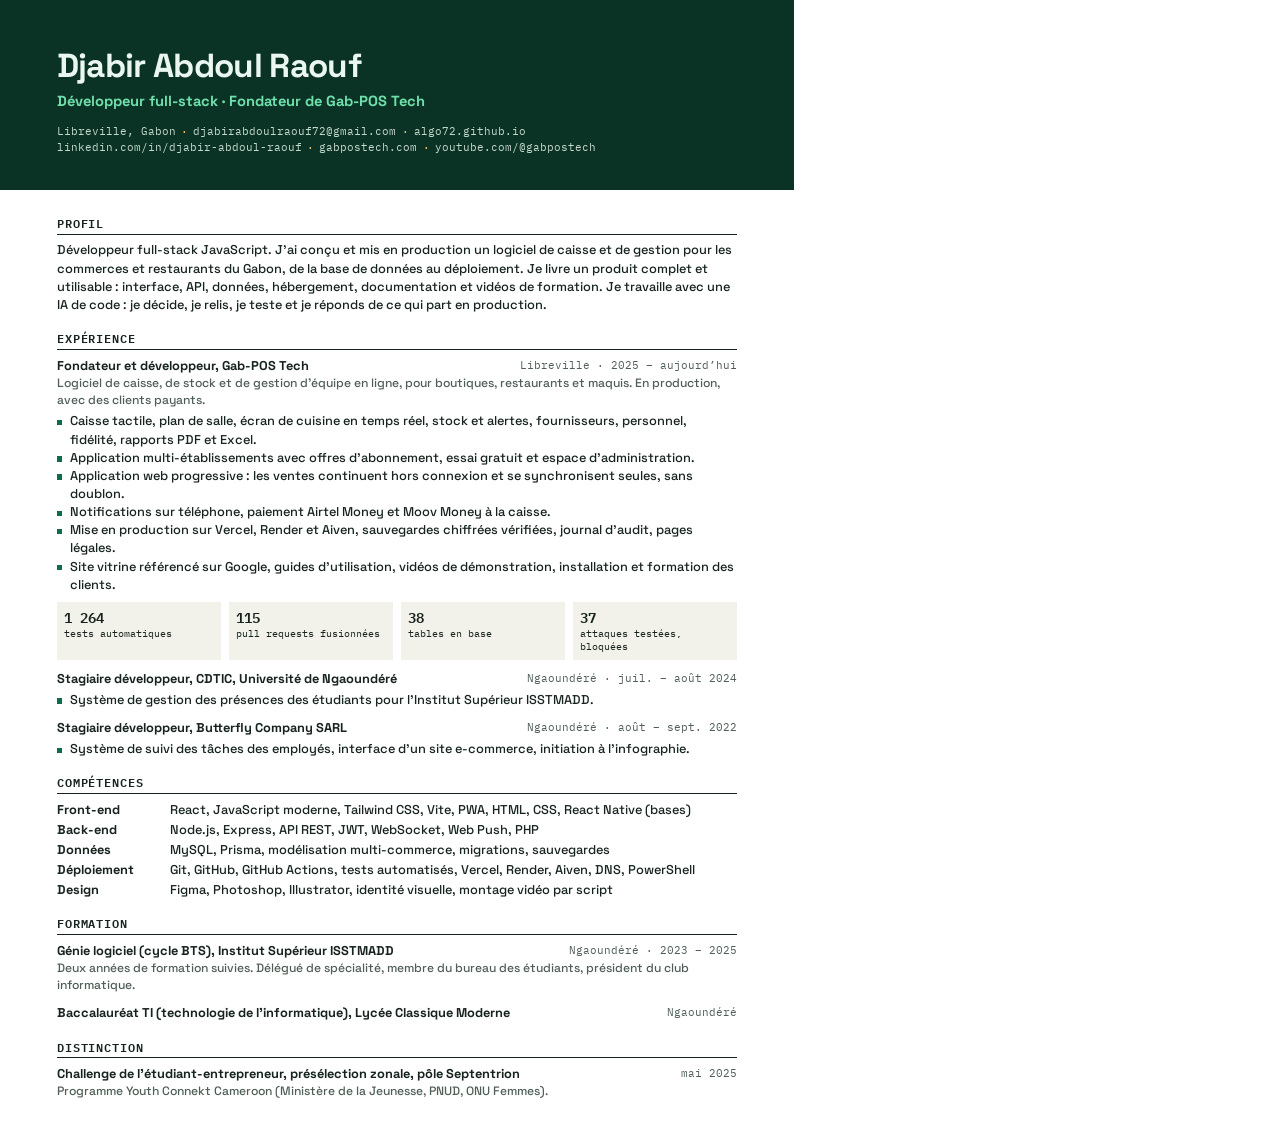
<file: outils/cv.html>
<!doctype html>
<html lang="fr">
<head>
<meta charset="utf-8">
<title>CV de Djabir Abdoul Raouf</title>
<style>
  @font-face { font-family: "Space Grotesk"; src: url(../fonts/space-grotesk-500to700-latin.woff2) format("woff2"); font-weight: 500 700; }
  @font-face { font-family: "IBM Plex Mono"; src: url(../fonts/ibm-plex-mono-400-latin.woff2) format("woff2"); font-weight: 400; }
  @font-face { font-family: "IBM Plex Mono"; src: url(../fonts/ibm-plex-mono-600-latin.woff2) format("woff2"); font-weight: 600; }
  @page { size: A4; margin: 0; }
  * { box-sizing: border-box; margin: 0; padding: 0; }
  body { width: 210mm; height: 297mm; color: #17241D; font: 500 9.6pt/1.42 "Space Grotesk", sans-serif; -webkit-print-color-adjust: exact; print-color-adjust: exact; }
  header { padding: 13mm 15mm 9mm; background: #0B3325; color: #EAF6F0; }
  h1 { font-size: 25pt; line-height: 1; letter-spacing: -.02em; }
  .role { margin-top: 2.2mm; color: #6FE0AC; font-size: 11pt; font-weight: 700; }
  .contact { margin-top: 3mm; color: #C4D8CD; font: 400 8.2pt/1.5 "IBM Plex Mono", monospace; }
  .contact a { color: inherit; text-decoration: none; }
  .contact b { color: #FFC76B; font-weight: 400; margin-inline: 1.4mm; }
  main { padding: 7mm 15mm 0; }
  section { margin-bottom: 4.6mm; }
  h2 { margin-bottom: 1.8mm; padding-bottom: .9mm; border-bottom: .35mm solid #17241D; font: 600 8.8pt/1.2 "IBM Plex Mono", monospace; letter-spacing: .08em; text-transform: uppercase; }
  .ligne { display: flex; justify-content: space-between; gap: 6mm; font-weight: 700; }
  .ligne span { flex: none; color: #4F5F56; font: 400 8pt/1.5 "IBM Plex Mono", monospace; }
  .note { color: #4F5F56; font-size: 9.1pt; }
  ul { list-style: none; margin-top: .8mm; }
  li { position: relative; padding-left: 3.6mm; }
  li::before { content: ""; position: absolute; left: 0; top: 2mm; width: 1.4mm; height: 1.4mm; background: #0E6B4C; }
  .bloc + .bloc { margin-top: 2.6mm; }
  .chiffres { display: grid; grid-template-columns: repeat(4, 1fr); gap: 2mm; margin-top: 2.2mm; }
  .chiffres div { padding: 1.5mm 2mm; background: #F2F1EA; font: 400 7.6pt/1.35 "IBM Plex Mono", monospace; }
  .chiffres b { display: block; font-size: 10.5pt; font-weight: 600; }
  dl { display: grid; grid-template-columns: 27mm 1fr; gap: .5mm 3mm; }
  dt { font-weight: 700; }
</style>
</head>
<body>
<header>
  <h1>Djabir Abdoul Raouf</h1>
  <p class="role">Développeur full-stack · Fondateur de Gab-POS Tech</p>
  <p class="contact">Libreville, Gabon<b>·</b><a href="mailto:djabirabdoulraouf72@gmail.com">djabirabdoulraouf72@gmail.com</a><b>·</b><a href="https://algo72.github.io">algo72.github.io</a><br><a href="https://www.linkedin.com/in/djabir-abdoul-raouf">linkedin.com/in/djabir-abdoul-raouf</a><b>·</b><a href="https://gabpostech.com">gabpostech.com</a><b>·</b><a href="https://www.youtube.com/@gabpostech">youtube.com/@gabpostech</a></p>
</header>
<main>
  <section>
    <h2>Profil</h2>
    <p>Développeur full-stack JavaScript. J’ai conçu et mis en production un logiciel de caisse et de gestion pour les commerces et restaurants du Gabon, de la base de données au déploiement. Je livre un produit complet et utilisable : interface, API, données, hébergement, documentation et vidéos de formation. Je travaille avec une IA de code : je décide, je relis, je teste et je réponds de ce qui part en production.</p>
  </section>

  <section>
    <h2>Expérience</h2>
    <div class="bloc">
      <p class="ligne">Fondateur et développeur, Gab-POS Tech <span>Libreville · 2025 – aujourd’hui</span></p>
      <p class="note">Logiciel de caisse, de stock et de gestion d’équipe en ligne, pour boutiques, restaurants et maquis. En production, avec des clients payants.</p>
      <ul>
        <li>Caisse tactile, plan de salle, écran de cuisine en temps réel, stock et alertes, fournisseurs, personnel, fidélité, rapports PDF et Excel.</li>
        <li>Application multi-établissements avec offres d’abonnement, essai gratuit et espace d’administration.</li>
        <li>Application web progressive : les ventes continuent hors connexion et se synchronisent seules, sans doublon.</li>
        <li>Notifications sur téléphone, paiement Airtel Money et Moov Money à la caisse.</li>
        <li>Mise en production sur Vercel, Render et Aiven, sauvegardes chiffrées vérifiées, journal d’audit, pages légales.</li>
        <li>Site vitrine référencé sur Google, guides d’utilisation, vidéos de démonstration, installation et formation des clients.</li>
      </ul>
      <div class="chiffres">
        <div><b>1 264</b>tests automatiques</div>
        <div><b>115</b>pull requests fusionnées</div>
        <div><b>38</b>tables en base</div>
        <div><b>37</b>attaques testées, bloquées</div>
      </div>
    </div>
    <div class="bloc">
      <p class="ligne">Stagiaire développeur, CDTIC, Université de Ngaoundéré <span>Ngaoundéré · juil. – août 2024</span></p>
      <ul><li>Système de gestion des présences des étudiants pour l’Institut Supérieur ISSTMADD.</li></ul>
    </div>
    <div class="bloc">
      <p class="ligne">Stagiaire développeur, Butterfly Company SARL <span>Ngaoundéré · août – sept. 2022</span></p>
      <ul><li>Système de suivi des tâches des employés, interface d’un site e-commerce, initiation à l’infographie.</li></ul>
    </div>
  </section>

  <section>
    <h2>Compétences</h2>
    <dl>
      <dt>Front-end</dt><dd>React, JavaScript moderne, Tailwind CSS, Vite, PWA, HTML, CSS, React Native (bases)</dd>
      <dt>Back-end</dt><dd>Node.js, Express, API REST, JWT, WebSocket, Web Push, PHP</dd>
      <dt>Données</dt><dd>MySQL, Prisma, modélisation multi-commerce, migrations, sauvegardes</dd>
      <dt>Déploiement</dt><dd>Git, GitHub, GitHub Actions, tests automatisés, Vercel, Render, Aiven, DNS, PowerShell</dd>
      <dt>Design</dt><dd>Figma, Photoshop, Illustrator, identité visuelle, montage vidéo par script</dd>
    </dl>
  </section>

  <section>
    <h2>Formation</h2>
    <div class="bloc">
      <p class="ligne">Génie logiciel (cycle BTS), Institut Supérieur ISSTMADD <span>Ngaoundéré · 2023 – 2025</span></p>
      <p class="note">Deux années de formation suivies. Délégué de spécialité, membre du bureau des étudiants, président du club informatique.</p>
    </div>
    <div class="bloc"><p class="ligne">Baccalauréat TI (technologie de l’informatique), Lycée Classique Moderne <span>Ngaoundéré</span></p></div>
  </section>

  <section>
    <h2>Distinction</h2>
    <p class="ligne">Challenge de l’étudiant-entrepreneur, présélection zonale, pôle Septentrion <span>mai 2025</span></p>
    <p class="note">Programme Youth Connekt Cameroon (Ministère de la Jeunesse, PNUD, ONU Femmes).</p>
  </section>
</main>
</body>
</html>
</file>
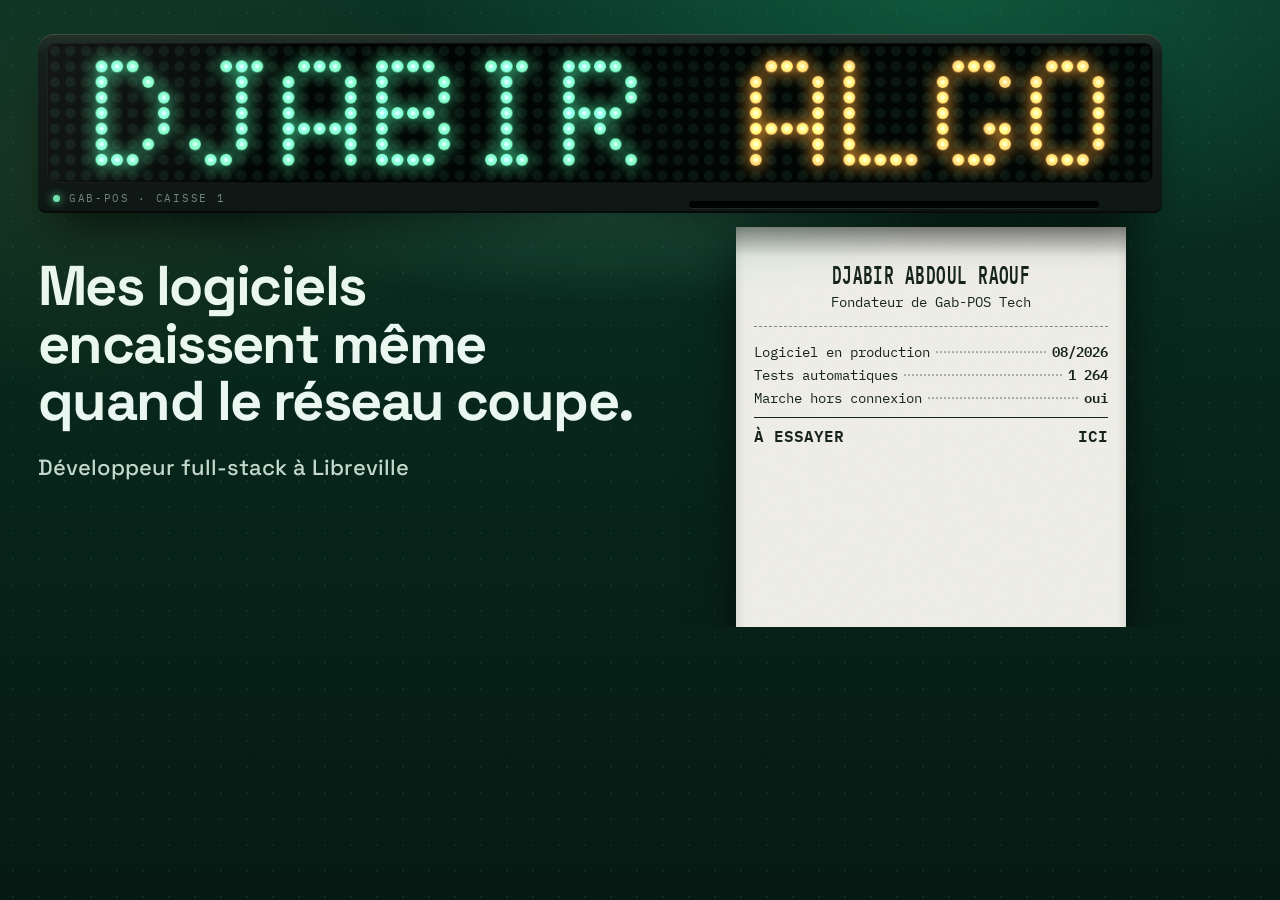
<file: outils/og.html>
<!doctype html>
<html lang="fr">
<head>
<meta charset="utf-8">
<title>Aperçu pour les réseaux</title>
<link rel="stylesheet" href="../css/site.css">
<style>
  html, body { width: 1200px; height: 627px; overflow: hidden; }
  .og { position: relative; width: 1200px; height: 627px; padding: 34px 38px; overflow: hidden; }
  .og h1 { width: 610px; margin-top: 44px; font-size: 56px; line-height: 1.03; }
  .og p.sous { margin-top: 20px; color: #C4D8CD; font-size: 22px; }
  .og .papier { position: absolute; right: 74px; top: 227px; width: 390px; height: 420px; padding: 34px 18px; clip-path: none; }
</style>
</head>
<body>
<div class="og">
  <div class="machine" style="z-index:3">
    <div class="vitre"><canvas id="afficheur"></canvas></div>
    <div class="machine-pied">
      <span class="voyant"></span><span class="machine-texte">GAB-POS · CAISSE 1</span>
      <span class="fente" style="right:54px;width:410px"></span>
    </div>
  </div>
  <h1>Mes logiciels encaissent même quand le réseau coupe.</h1>
  <p class="sous">Développeur full-stack à Libreville</p>
  <div class="papier papier-tete">
    <p class="double c">DJABIR ABDOUL RAOUF</p>
    <p class="c">Fondateur de Gab-POS Tech</p>
    <hr class="tirets">
    <ul class="lignes">
      <li><span>Logiciel en production</span><i></i><b>08/2026</b></li>
      <li><span>Tests automatiques</span><i></i><b>1 264</b></li>
      <li><span>Marche hors connexion</span><i></i><b>oui</b></li>
    </ul>
    <p class="recu-total"><span>À ESSAYER</span><span>ICI</span></p>
  </div>
</div>
<script src="../js/afficheur.js"></script>
<script>
  document.fonts.ready.then(() => {
    const a = new window.Afficheur(document.getElementById('afficheur'));
    a.montrer([{ t: 'DJABIR', c: 1 }, { t: ' ALGO', c: 2 }]);
    setTimeout(() => { window.pret = true; }, 900);
  });
</script>
</body>
</html>
</file>
<file: css/site.css>
/* Un comptoir vert sombre, une machine, et un seul ruban de papier thermique
   qui descend jusqu'en bas de la page. */

@font-face { font-family: "Space Grotesk"; src: url(../fonts/space-grotesk-500to700-latin.woff2) format("woff2"); font-weight: 500 700; font-display: swap; }
@font-face { font-family: "IBM Plex Mono"; src: url(../fonts/ibm-plex-mono-400-latin.woff2) format("woff2"); font-weight: 400; font-display: swap; }
@font-face { font-family: "IBM Plex Mono"; src: url(../fonts/ibm-plex-mono-600-latin.woff2) format("woff2"); font-weight: 600; font-display: swap; }

:root {
  --comptoir: #0B3325;
  --comptoir-fond: #061A13;
  --machine: #0E1714;
  --tuile: #16231E;
  --neon: #6FE0AC;
  --or: #FFC76B;
  --or-fonce: #E8A63B;
  --papier: #F2F1EA;
  --encre: #17241D;
  --encre-2: #4F5F56;
  --texte: #EAF6F0;
  --texte-2: #A9C2B5;
  --f-titre: "Space Grotesk", system-ui, sans-serif;
  --f-mono: "IBM Plex Mono", ui-monospace, Menlo, Consolas, monospace;
  --max: 1360px;
  --gouttiere: clamp(16px, 3vw, 40px);
  --l-papier: 420px;
  --retrait-papier: 30px;
  --fond-papier:
    linear-gradient(90deg, rgba(23, 36, 29, .07), transparent 2.4%, transparent 97.6%, rgba(23, 36, 29, .07)),
    url("data:image/svg+xml,%3Csvg xmlns='http://www.w3.org/2000/svg' width='180' height='180'%3E%3Cfilter id='n'%3E%3CfeTurbulence type='fractalNoise' baseFrequency='.85' numOctaves='2' stitchTiles='stitch'/%3E%3CfeColorMatrix values='0 0 0 0 .09 0 0 0 0 .14 0 0 0 0 .11 0 0 0 .06 0'/%3E%3C/filter%3E%3Crect width='100%25' height='100%25' filter='url(%23n)'/%3E%3C/svg%3E"),
    var(--papier);
}

*, *::before, *::after { box-sizing: border-box; }
[hidden] { display: none !important; }
html { background: var(--comptoir-fond); scroll-behavior: smooth; -webkit-text-size-adjust: 100%; scroll-padding-top: 16px; }
body { margin: 0; color: var(--texte); font: 500 17px/1.55 var(--f-titre); -webkit-font-smoothing: antialiased; }
body::before {
  content: ""; position: fixed; inset: 0; z-index: -1; transition: filter .7s ease;
  background:
    radial-gradient(58% 44% at 74% 0%, rgba(23, 168, 116, .30), transparent 72%),
    radial-gradient(42% 36% at 8% 18%, rgba(232, 166, 59, .08), transparent 72%),
    radial-gradient(rgba(111, 224, 172, .08) 1px, transparent 1.3px) 0 0 / 26px 26px,
    linear-gradient(180deg, var(--comptoir) 0%, #08271C 42%, var(--comptoir-fond) 100%);
}
html[data-reseau="coupe"] body::before { filter: saturate(.3) brightness(.62); }

h1, h2, h3, p, ul, ol, figure, dl { margin: 0; }
ul, ol { padding: 0; list-style: none; }
img, video { max-width: 100%; }
button { font: inherit; color: inherit; }
a { color: inherit; }
:focus-visible { outline: 2px solid var(--or); outline-offset: 2px; border-radius: 4px; }

.ico { width: 1em; height: 1em; flex: none; fill: none; stroke: currentColor; stroke-width: 2; stroke-linecap: round; stroke-linejoin: round; vertical-align: -.125em; }
.sprite { position: absolute; }
.evitement { position: absolute; left: 12px; top: -60px; z-index: 9; padding: 10px 14px; border-radius: 8px; background: var(--or); color: var(--encre); font-weight: 700; }
.evitement:focus { top: 12px; }

/* ── Barre du haut ── */
.barre { display: flex; align-items: center; justify-content: space-between; gap: 20px; max-width: var(--max); margin: 0 auto; padding: 14px var(--gouttiere) 12px; }
.barre-nom { font-weight: 700; letter-spacing: -.01em; text-decoration: none; }
.barre-liens { display: flex; align-items: center; gap: clamp(12px, 2vw, 26px); font-size: 14.5px; }
.barre-liens a { padding-block: 5px; color: var(--texte-2); text-decoration: none; transition: color .15s; }
.barre-liens a:hover { color: var(--texte); }
.barre-liens .barre-contact { color: var(--comptoir-fond); background: var(--or); padding: 5px 12px; border-radius: 999px; font-weight: 700; }
.barre-liens .barre-contact:hover { color: var(--comptoir-fond); background: #FFD68F; }

/* ── La machine ── */
.socle { position: relative; z-index: 3; max-width: var(--max); margin: 0 auto; padding-inline: var(--gouttiere); }
.machine {
  position: relative; padding: 9px 9px 0; border-radius: 16px 16px 8px 8px;
  background: linear-gradient(180deg, #24332C 0, #151F1B 12%, var(--machine) 100%);
  box-shadow: inset 0 1px 0 rgba(255, 255, 255, .13), inset 0 -2px 0 rgba(0, 0, 0, .55), 0 26px 44px -18px rgba(0, 0, 0, .7);
}
.machine::after {
  content: ""; position: absolute; left: 6%; right: 6%; top: 100%; height: 130px; pointer-events: none; z-index: -1;
  background: radial-gradient(50% 100% at 50% 0, rgba(111, 224, 172, .17), transparent 72%);
}
.vitre { position: relative; overflow: hidden; border-radius: 9px; background: #020705; box-shadow: inset 0 0 0 1px rgba(255, 255, 255, .05), inset 0 3px 16px #000; }
.vitre::after { content: ""; position: absolute; inset: 0; pointer-events: none; background: linear-gradient(112deg, rgba(255, 255, 255, .075) 0, rgba(255, 255, 255, .012) 21%, transparent 21.2%); }
#afficheur { display: block; width: 100%; }
.machine-pied { position: relative; display: flex; align-items: center; gap: 9px; height: 30px; padding-inline: 6px; color: #6E8479; font: 400 10.5px/1 var(--f-mono); letter-spacing: .16em; }
.voyant { width: 7px; height: 7px; border-radius: 50%; background: var(--neon); box-shadow: 0 0 8px var(--neon); transition: background .3s, box-shadow .3s; }
html[data-reseau="coupe"] .voyant { background: var(--or-fonce); box-shadow: 0 0 8px var(--or-fonce); }
.fente { position: absolute; right: calc(var(--retrait-papier) - 19px); bottom: 5px; width: calc(var(--l-papier) + 20px); height: 7px; border-radius: 4px; background: #020403; box-shadow: inset 0 1px 2px #000, 0 1px 0 rgba(255, 255, 255, .07); }

/* ── La mise en page : à gauche le comptoir, à droite le ruban ── */
.ruban { max-width: var(--max); margin: 0 auto; padding-inline: var(--gouttiere) calc(var(--gouttiere) + var(--retrait-papier)); }
.rang { display: grid; grid-template-columns: minmax(0, 1fr) var(--l-papier); column-gap: clamp(32px, 4.6vw, 72px); }
.scene { padding-block: clamp(56px, 11vh, 120px); }
.scene-colle { position: sticky; top: clamp(24px, 12vh, 104px); display: grid; grid-template-columns: minmax(0, 1fr) auto; gap: clamp(24px, 3.2vw, 52px); align-items: start; }
.scene h2 { font: 700 clamp(33px, 3.5vw, 54px)/1.05 var(--f-titre); letter-spacing: -.024em; text-wrap: balance; }
.scene-colle p { max-width: 36ch; margin-top: .9em; color: var(--texte-2); }
.scene-solo { display: block; }
.scene-solo h2 { font-size: clamp(40px, 5.3vw, 78px); line-height: .99; letter-spacing: -.034em; }
.scene-solo p { font-size: 19px; max-width: 34ch; }
.ligne-courriel { max-width: none !important; }
.scene-liens { display: flex; flex-wrap: wrap; gap: 8px 12px; max-width: none !important; margin-top: 1.4em !important; }
.scene-liens a { display: inline-flex; align-items: center; gap: 7px; padding: 7px 13px; border: 1px solid rgba(111, 224, 172, .3); border-radius: 999px; color: var(--texte); font-size: 15px; text-decoration: none; transition: background .15s, border-color .15s; }
.scene-liens a:hover { background: rgba(111, 224, 172, .1); border-color: var(--neon); }
.courriel { display: inline-flex; align-items: center; gap: 10px; padding-block: 5px; color: var(--or); font: 700 clamp(18px, 1.9vw, 27px)/1.2 var(--f-titre); letter-spacing: -.012em; text-decoration: none; overflow-wrap: anywhere; }
.courriel:hover span { text-decoration: underline; text-underline-offset: 4px; }

/* Le téléphone */
.tel { position: relative; width: clamp(196px, 18vw, 250px); aspect-ratio: 480 / 854; padding: 7px; border-radius: 32px; background: linear-gradient(155deg, #2C3A34, #0B1310 60%); box-shadow: inset 0 0 0 1px rgba(255, 255, 255, .1), 0 36px 54px -26px rgba(0, 0, 0, .85), 0 0 64px -22px rgba(111, 224, 172, .4); }
.tel video { display: block; width: 100%; height: 100%; object-fit: cover; border-radius: 26px; background: #0D1512; }

/* La carte */
.carte { width: clamp(230px, 22vw, 310px); height: auto; overflow: visible; color: var(--neon); }
.carte-voisins, .carte-pays { fill: none; stroke: currentColor; stroke-linecap: round; }
.carte-voisins { stroke-width: 3.2; opacity: .17; }
.carte-pays { stroke-width: 5.4; opacity: .82; }
.carte-route { fill: none; stroke: var(--or); stroke-width: 5; stroke-linecap: round; stroke-dasharray: .1 13; animation: route 1.1s linear infinite; }
@keyframes route { to { stroke-dashoffset: -13.1; } }
.carte-ville { fill: var(--or); stroke: #071A13; stroke-width: 4; }
.carte-onde { fill: none; stroke: var(--or); stroke-width: 3; transform-box: fill-box; transform-origin: center; animation: onde 2.2s ease-out infinite; }
@keyframes onde { from { opacity: .9; transform: scale(1); } to { opacity: 0; transform: scale(3.6); } }
.carte-nom { fill: var(--texte); font: 700 21px var(--f-titre); paint-order: stroke; stroke: rgba(6, 26, 19, .85); stroke-width: 5px; }
.carte-nom-ici { fill: var(--or); }

/* ── Accueil ── */
.rang-accueil .scene { padding-block: 30px 44px; }
.accueil { position: sticky; top: 16px; display: grid; grid-template-columns: minmax(0, .82fr) minmax(0, 1fr); gap: clamp(20px, 2.6vw, 38px); align-items: start; }
h1 { font: 700 clamp(34px, 3.2vw, 47px)/1.05 var(--f-titre); letter-spacing: -.028em; text-wrap: balance; }
.chapeau { margin-top: 1em; color: #C4D8CD; font-size: 16.5px; line-height: 1.5; }

/* ── La caisse ── */
.terminal { position: relative; padding: 11px; border-radius: 18px; background: var(--machine); box-shadow: inset 0 1px 0 rgba(255, 255, 255, .09), inset 0 0 0 1px rgba(255, 255, 255, .04), 0 28px 44px -22px rgba(0, 0, 0, .8); transition: box-shadow .4s; }
html[data-reseau="coupe"] .terminal { box-shadow: inset 0 1px 0 rgba(255, 255, 255, .09), inset 0 0 0 1px rgba(232, 166, 59, .5), 0 28px 44px -22px rgba(0, 0, 0, .8); }
.terminal.reussi { box-shadow: inset 0 1px 0 rgba(255, 255, 255, .09), inset 0 0 0 1px rgba(111, 224, 172, .55), 0 0 46px -14px rgba(111, 224, 172, .6); }
.term-tete { display: flex; align-items: center; justify-content: space-between; gap: 12px; padding: 1px 4px 9px; }
.term-nom { font-weight: 700; font-size: 14.5px; line-height: 1.2; }
.term-sous { color: var(--texte-2); font-size: 12px; line-height: 1.3; }
.term-sous.attente { color: var(--or); font-weight: 700; }

.etapes { display: grid; grid-template-columns: repeat(4, minmax(0, 1fr)); gap: 4px; margin-bottom: 9px; color: var(--texte-2); font: 400 10.5px/1.2 var(--f-mono); }
.etapes li { display: flex; align-items: center; gap: 5px; min-height: 34px; padding: 4px 5px; border-radius: 8px; background: rgba(255, 255, 255, .04); transition: background .25s, color .25s; }
.etapes span { flex: none; display: grid; place-items: center; width: 16px; height: 16px; border-radius: 50%; background: rgba(255, 255, 255, .1); font-weight: 600; }
.etapes .suivante { color: var(--texte); background: rgba(232, 166, 59, .17); }
.etapes .suivante span { background: var(--or); color: var(--encre); }
.etapes .fait { color: #052015; background: var(--neon); }
.etapes .fait span { background: rgba(5, 32, 21, .16); color: #052015; }

.term-alerte { margin-bottom: 9px; padding: 8px 10px; border-radius: 10px; background: rgba(232, 166, 59, .13); color: #FFDDA9; font-size: 12.5px; line-height: 1.35; }

.produits { display: grid; grid-template-columns: repeat(2, minmax(0, 1fr)); gap: 6px; }
.produit { position: relative; min-height: 54px; padding: 7px 9px; border: 1px solid rgba(255, 255, 255, .07); border-radius: 11px; background: var(--tuile); text-align: left; cursor: pointer; transition: transform .07s, background .15s, border-color .15s; touch-action: manipulation; }
.produit:hover { border-color: rgba(111, 224, 172, .55); }
.produit:active { transform: scale(.975); }
.produit.choisi { border-color: var(--neon); background: #15342A; }
.produit[aria-disabled="true"] { opacity: .5; cursor: not-allowed; }
.produit-nom { display: block; padding-right: 20px; font: 500 13.5px/1.2 var(--f-titre); }
.produit-prix { display: block; margin-top: 3px; color: var(--or); font: 600 12.5px/1.2 var(--f-mono); }
.produit-prix small { color: var(--texte-2); font-size: 9.5px; font-weight: 400; }
.produit-badge { position: absolute; right: 7px; bottom: 7px; padding: 2px 5px; border-radius: 5px; background: rgba(232, 166, 59, .15); color: var(--or); font: 600 8.5px/1.1 var(--f-mono); letter-spacing: .03em; text-transform: uppercase; }
.produit-qte { position: absolute; top: 6px; right: 6px; min-width: 19px; height: 19px; padding-inline: 4px; border-radius: 10px; background: var(--neon); color: #052015; font: 600 11.5px/19px var(--f-mono); text-align: center; }

.term-bas { margin-top: 9px; }
.term-commandes { display: flex; align-items: center; justify-content: space-between; gap: 8px; margin-bottom: 7px; }
.interrupteur { display: inline-flex; align-items: center; gap: 8px; min-height: 32px; padding: 3px 2px; border: 0; border-radius: 999px; background: none; font-size: 13px; font-weight: 700; cursor: pointer; }
.int-texte { color: var(--neon); white-space: nowrap; transition: color .2s; }
.interrupteur[aria-checked="false"] .int-texte { color: var(--or); }
.int-piste { position: relative; width: 44px; height: 24px; border-radius: 12px; background: #1E7D59; transition: background .2s; }
.int-bouton { position: absolute; top: 2px; left: 22px; width: 20px; height: 20px; border-radius: 50%; background: #fff; box-shadow: 0 1px 3px rgba(0, 0, 0, .5); transition: left .16s, background .2s; }
.interrupteur[aria-checked="false"] .int-piste { background: #5A4620; }
.interrupteur[aria-checked="false"] .int-bouton { left: 2px; background: var(--or); }
.terminal[data-suite="coupe"] .int-piste, .terminal[data-suite="retour"] .int-piste { animation: appel 1.5s ease-out infinite; }
.terminal[data-suite="vente"] .encaisser:not(:disabled) { animation: appel 1.5s ease-out infinite; }
@keyframes appel { 0% { box-shadow: 0 0 0 0 rgba(255, 199, 107, .75); } 100% { box-shadow: 0 0 0 11px rgba(255, 199, 107, 0); } }

.modes { display: flex; gap: 2px; padding: 2px; border-radius: 10px; background: rgba(255, 255, 255, .05); }
.modes label { position: relative; cursor: pointer; }
.modes input { position: absolute; inset: 0; opacity: 0; cursor: pointer; }
.modes span { display: block; padding: 4px 8px; border-radius: 8px; color: var(--texte-2); font-size: 12.5px; font-weight: 600; transition: background .15s, color .15s; }
.modes input:checked + span { background: #1F4436; color: var(--neon); }
.modes input:focus-visible + span { outline: 2px solid var(--or); outline-offset: 1px; }

.vider { display: grid; place-items: center; width: 34px; height: 30px; border: 1px solid rgba(255, 255, 255, .08); border-radius: 9px; background: none; color: var(--texte-2); font-size: 14px; cursor: pointer; }
.vider:hover { color: var(--texte); border-color: rgba(255, 255, 255, .25); }
.encaisser { width: 100%; height: 44px; border: 0; border-radius: 12px; background: linear-gradient(90deg, #0E6B4C, #17A874 62%, var(--or-fonce)); color: #fff; font-size: 15.5px; font-weight: 700; cursor: pointer; transition: filter .15s, transform .07s; touch-action: manipulation; }
.encaisser:hover:not(:disabled) { filter: brightness(1.1); }
.encaisser:active:not(:disabled) { transform: scale(.985); }
.encaisser:disabled { background: #1A2823; color: #7B9488; cursor: default; }

.journal { margin-top: 8px; padding: 7px 9px; border-radius: 10px; background: #070F0C; color: var(--texte-2); font: 400 11.5px/1.45 var(--f-mono); }
.journal:empty { display: none; }
.journal li { display: flex; gap: 8px; }
.journal time { flex: none; color: #6E8479; }
.journal .bien span { color: var(--neon); }
.journal .attention span { color: var(--or); }
.term-fin { display: none; margin-top: 8px; padding: 8px 10px; border-radius: 10px; background: rgba(111, 224, 172, .13); color: var(--texte); font-size: 13px; line-height: 1.35; }
.term-fin a { color: var(--neon); font-weight: 700; }
.reussi .term-fin { display: block; }

/* ── Le papier ── */
.papier {
  position: relative; z-index: 1; padding: 30px 18px; color: var(--encre); font: 400 14px/1.5 var(--f-mono);
  background: var(--fond-papier);
  box-shadow: 0 0 38px rgba(0, 0, 0, .62);
  clip-path: inset(1px -60px 0);
}
.papier:not(.papier-fin) { margin-bottom: -2px; }
.papier-tete { padding-top: 34px; }
.papier-tete::before { content: ""; position: absolute; inset: 0 0 auto; height: 30px; background: linear-gradient(180deg, rgba(0, 0, 0, .3), transparent); pointer-events: none; }
.papier a { text-underline-offset: 2px; }
.papier a:hover { background: var(--encre); color: var(--papier); text-decoration: none; }
.papier :focus-visible { outline-color: var(--encre); }

.c { text-align: center; }
.petit { color: var(--encre-2); font-size: 12.5px; line-height: 1.45; }
.double { display: block; height: 1.84em; overflow: visible; font-size: 15.5px; font-weight: 600; line-height: 1; letter-spacing: .03em; transform: scaleY(1.65); transform-origin: 50% 0; }
.papier > p + p, .papier > div > p + p { margin-top: 2px; }
.tirets { height: 0; margin: 13px 0; border: 0; border-top: 1.5px dashed rgba(23, 36, 29, .5); }
.egal { height: 4px; margin: 14px 0; border: 0; border-block: 1.5px solid var(--encre); }
.inverse { margin-bottom: 14px; padding: 12px 8px 11px; background: var(--encre); color: var(--papier); font-size: 15px; font-weight: 600; line-height: 1; letter-spacing: .1em; text-align: center; }
.inverse span { display: inline-block; transform: scaleY(1.5); }
.titre-bloc { margin: 18px 0 6px; padding-bottom: 3px; border-bottom: 1.5px solid var(--encre); font-weight: 600; letter-spacing: .05em; }

.lignes li { display: flex; align-items: baseline; gap: 6px; }
.lignes i { flex: 1; min-width: 12px; height: 0; border-bottom: 2px dotted rgba(23, 36, 29, .32); transform: translateY(-.28em); }
.lignes b { flex: none; font-weight: 600; }

.vide { margin-top: 2px; color: var(--encre-2); font-size: 13px; }
.vente-lignes { margin: 6px 0; }
.vente-lignes li { display: flex; justify-content: space-between; gap: 14px; }
.ligne-neuve:last-child { animation: imprime .22s steps(4) both; }
.recu-total { display: flex; justify-content: space-between; gap: 12px; margin-top: 8px; padding-top: 6px; border-top: 1.5px solid var(--encre); font-size: 15.5px; font-weight: 600; }
.recu-paye { display: flex; justify-content: space-between; gap: 12px; color: var(--encre-2); font-size: 12.5px; }
.recu-infos { margin: 8px 0; color: var(--encre-2); font-size: 12.5px; }
.recu-infos div { display: flex; justify-content: space-between; gap: 12px; }
.recu-infos dd { margin: 0; }
.recu-note { margin: 8px 0 2px; padding: 6px 8px; border: 1.5px dashed var(--encre); color: var(--encre); }
.recu.recu-neuf { animation: imprime .75s steps(18) both; }

.suite { counter-reset: e; }
.suite li { counter-increment: e; display: grid; grid-template-columns: 22px 1fr; margin-bottom: 7px; }
.suite li::before { content: counter(e) "."; font-weight: 600; }

.panne h3 { margin-bottom: 6px; font: 600 14.5px/1.3 var(--f-mono); }
.panne p + p { margin-top: 5px; }
.panne b { font-weight: 600; }

.histoire li { display: grid; grid-template-columns: 92px minmax(0, 1fr); gap: 10px; padding-block: 8px; border-bottom: 1.5px dashed rgba(23, 36, 29, .28); }
.histoire li:first-child { padding-top: 0; }
.histoire time { color: var(--encre-2); font-size: 12.5px; }
.histoire b { font-weight: 600; }

.regles li { margin-bottom: 10px; }
.regles b { font-weight: 600; }

.tirage { position: relative; margin-block: 14px; }
.tirage img { display: block; margin-inline: auto; height: auto; image-rendering: pixelated; }
.tirage-voir { display: none; }
.tirage.en-vrai { text-align: center; }
.tirage.en-vrai video { display: block; width: 100%; max-width: 300px; margin-inline: auto; border-radius: 16px; background: #0D1512; }
.tirage.en-vrai figcaption { margin-top: 6px; color: var(--encre-2); font-size: 12.5px; }

.qr { display: grid; justify-items: center; gap: 6px; margin-block: 16px 22px; }
.qr img { display: block; }

.papier-fin { padding-bottom: 34px; margin-bottom: 110px; clip-path: inset(1px -60px -14px); }
.dechirure { position: absolute; inset: 100% 0 auto; height: 11px; background: linear-gradient(135deg, var(--papier) 50%, transparent 50.5%) 0 0 / 16px 11px repeat-x, linear-gradient(225deg, var(--papier) 50%, transparent 50.5%) 0 0 / 16px 11px repeat-x; }

/* ── L'impression, une seule fois ── */
@keyframes imprime { from { clip-path: inset(0 0 100% 0); } to { clip-path: inset(0 0 -2px 0); } }
.js .imp { clip-path: inset(0 0 100% 0); }
.js .imp.vu { clip-path: none; animation: imprime .5s steps(11) both; }

/* ── Moins de 1240 px : le texte d'accueil au-dessus de la caisse ── */
@media (max-width: 1239px) {
  .accueil { grid-template-columns: minmax(0, 1fr); }
  .accueil-texte { max-width: 40em; }
}

/* ── Moins de 1080 px : une seule colonne, tout est imprimé sur le ruban ── */
@media (max-width: 1079px) {
  .barre-liens a:not(.barre-contact) { display: none; }
  .fente { display: none; }
  .ruban { max-width: 620px; padding-inline: 0; overflow-x: clip; }
  .rang { display: block; }
  .rang-accueil .scene { padding: 26px var(--gouttiere) 26px; }
  .accueil { position: static; }
  .terminal { border-radius: 18px 18px 8px 8px; }

  .rang:not(.rang-accueil) { background: var(--fond-papier); box-shadow: 0 0 38px rgba(0, 0, 0, .62); clip-path: inset(1px -60px 0); position: relative; }
  .rang:last-child { clip-path: inset(1px -60px -14px); margin-bottom: 60px; }
  .rang:not(.rang-accueil) .scene { padding: 34px 18px 2px; color: var(--encre); }
  .rang:not(.rang-accueil) .papier { background: none; box-shadow: none; clip-path: none; margin-bottom: 0; }
  .scene-colle { position: static; display: block; }
  .tel { display: none; }
  .scene-solo h2 { line-height: 1.05; letter-spacing: -.024em; }
  .scene-solo p { font-size: 16px; }
  .carte { display: block; width: min(250px, 72%); margin: 20px auto 8px; color: var(--encre); }
  .carte-voisins { opacity: .13; }
  .carte-pays { opacity: .78; }
  .carte-ville { fill: var(--encre); stroke: var(--papier); }
  .carte-route, .carte-onde { stroke: var(--encre); }
  .carte-nom { fill: var(--encre); stroke: var(--papier); }
  .carte-nom-ici { fill: var(--encre); }
  .scene h2 { font-size: clamp(29px, 7.6vw, 36px); }
  .scene-colle p { max-width: none; color: var(--encre-2); font-size: 16px; }
  .scene-liens a { border-color: var(--encre); color: var(--encre); }
  .scene-liens a:hover { background: var(--encre); color: var(--papier); }
  .scene :focus-visible { outline-color: var(--encre); }
  .courriel { color: var(--encre); }
  .papier { padding-top: 20px; padding-bottom: 26px; }
  .papier-tete { padding-top: 34px; clip-path: inset(-8px -60px 0); }
  .papier-tete::after { content: ""; position: absolute; left: -7px; right: -7px; top: -5px; height: 9px; border-radius: 5px; background: #020403; box-shadow: 0 1px 0 rgba(255, 255, 255, .08); }
  .rang:not(.rang-accueil) { margin-top: -2px; }
  .tirage-voir { display: inline-flex; align-items: center; gap: 7px; position: absolute; right: 8px; bottom: 8px; padding: 7px 11px; border: 0; border-radius: 999px; background: var(--encre); color: var(--papier); font: 600 12.5px/1 var(--f-mono); cursor: pointer; }
}

@media (max-width: 520px) {
  .produit-prix small { font-size: 0; }
  .produit-prix small::after { content: "F"; font-size: 11px; }
  .etapes li { flex-direction: column; align-items: flex-start; gap: 3px; padding: 5px 6px; }
}

@media (max-width: 400px) {
  .modes span { padding: 4px 6px; font-size: 12px; }
}

@media (prefers-reduced-motion: reduce) {
  html { scroll-behavior: auto; }
  *, *::before, *::after { animation: none !important; transition: none !important; }
  .js .imp { clip-path: none; }
}

@media print {
  html, body { background: #fff; }
  body::before, .barre, .socle, .terminal, .tel, .tirage-voir, .chapeau { display: none !important; }
  .ruban, .rang { display: block; max-width: none; padding: 0; }
  .scene, .papier { padding: 8px 0; background: none; box-shadow: none; color: #000; }
  .scene-colle { position: static; display: block; }
  .scene h2, h1 { font-size: 20px; }
  .scene p { color: #000; }
  .js .imp { clip-path: none; animation: none; }
}
</file>
